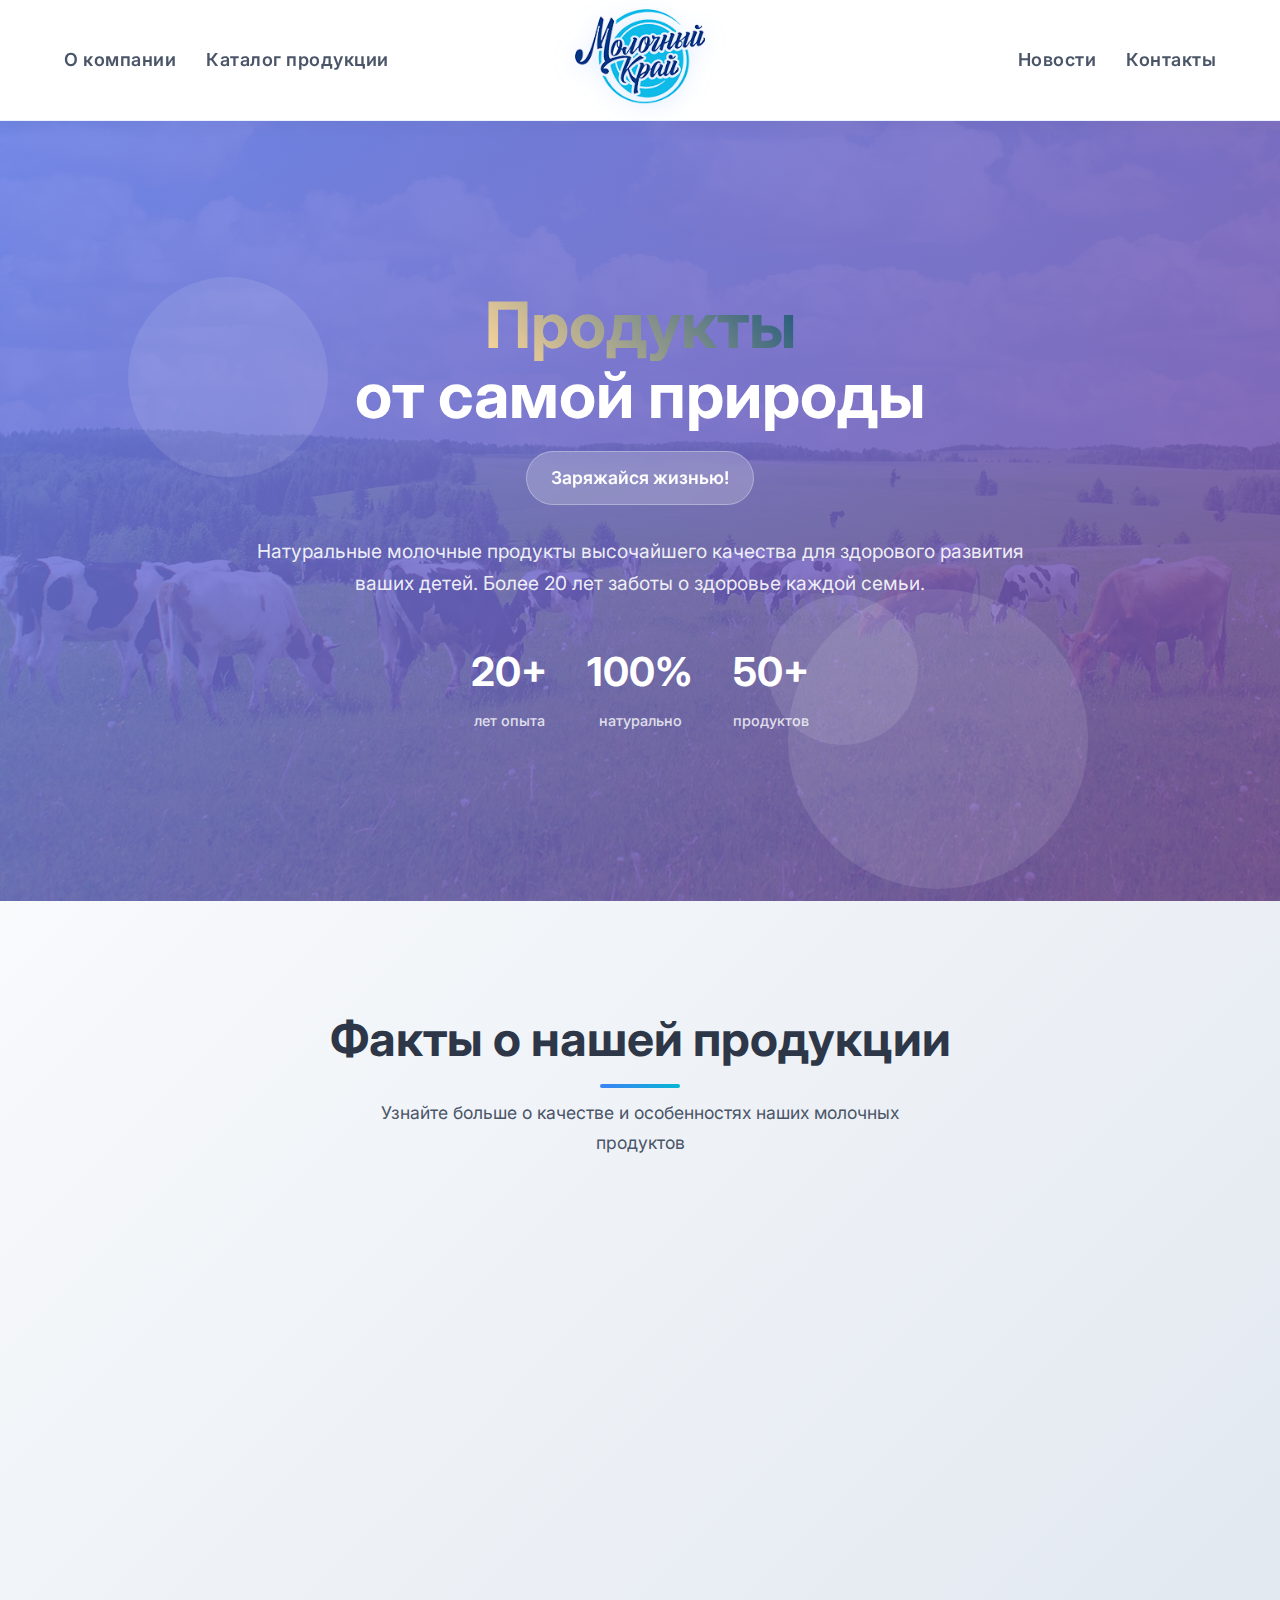
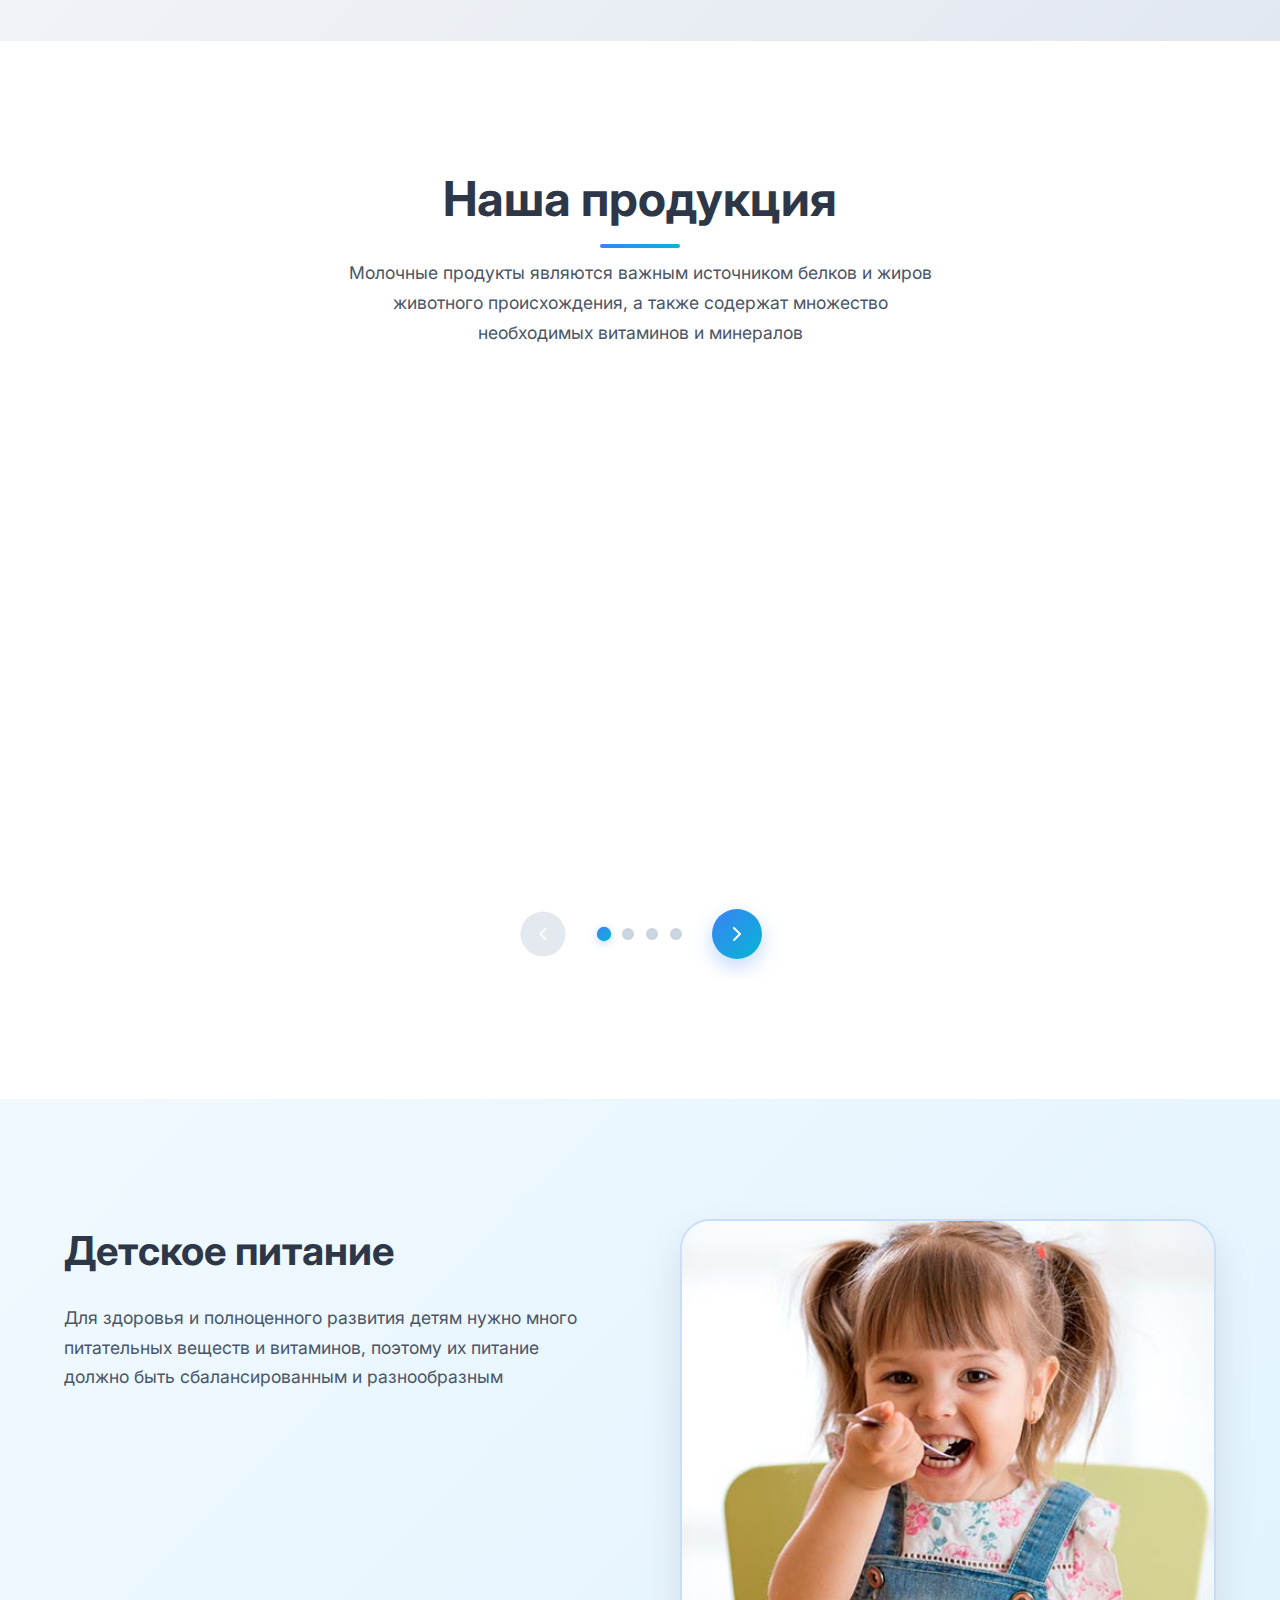
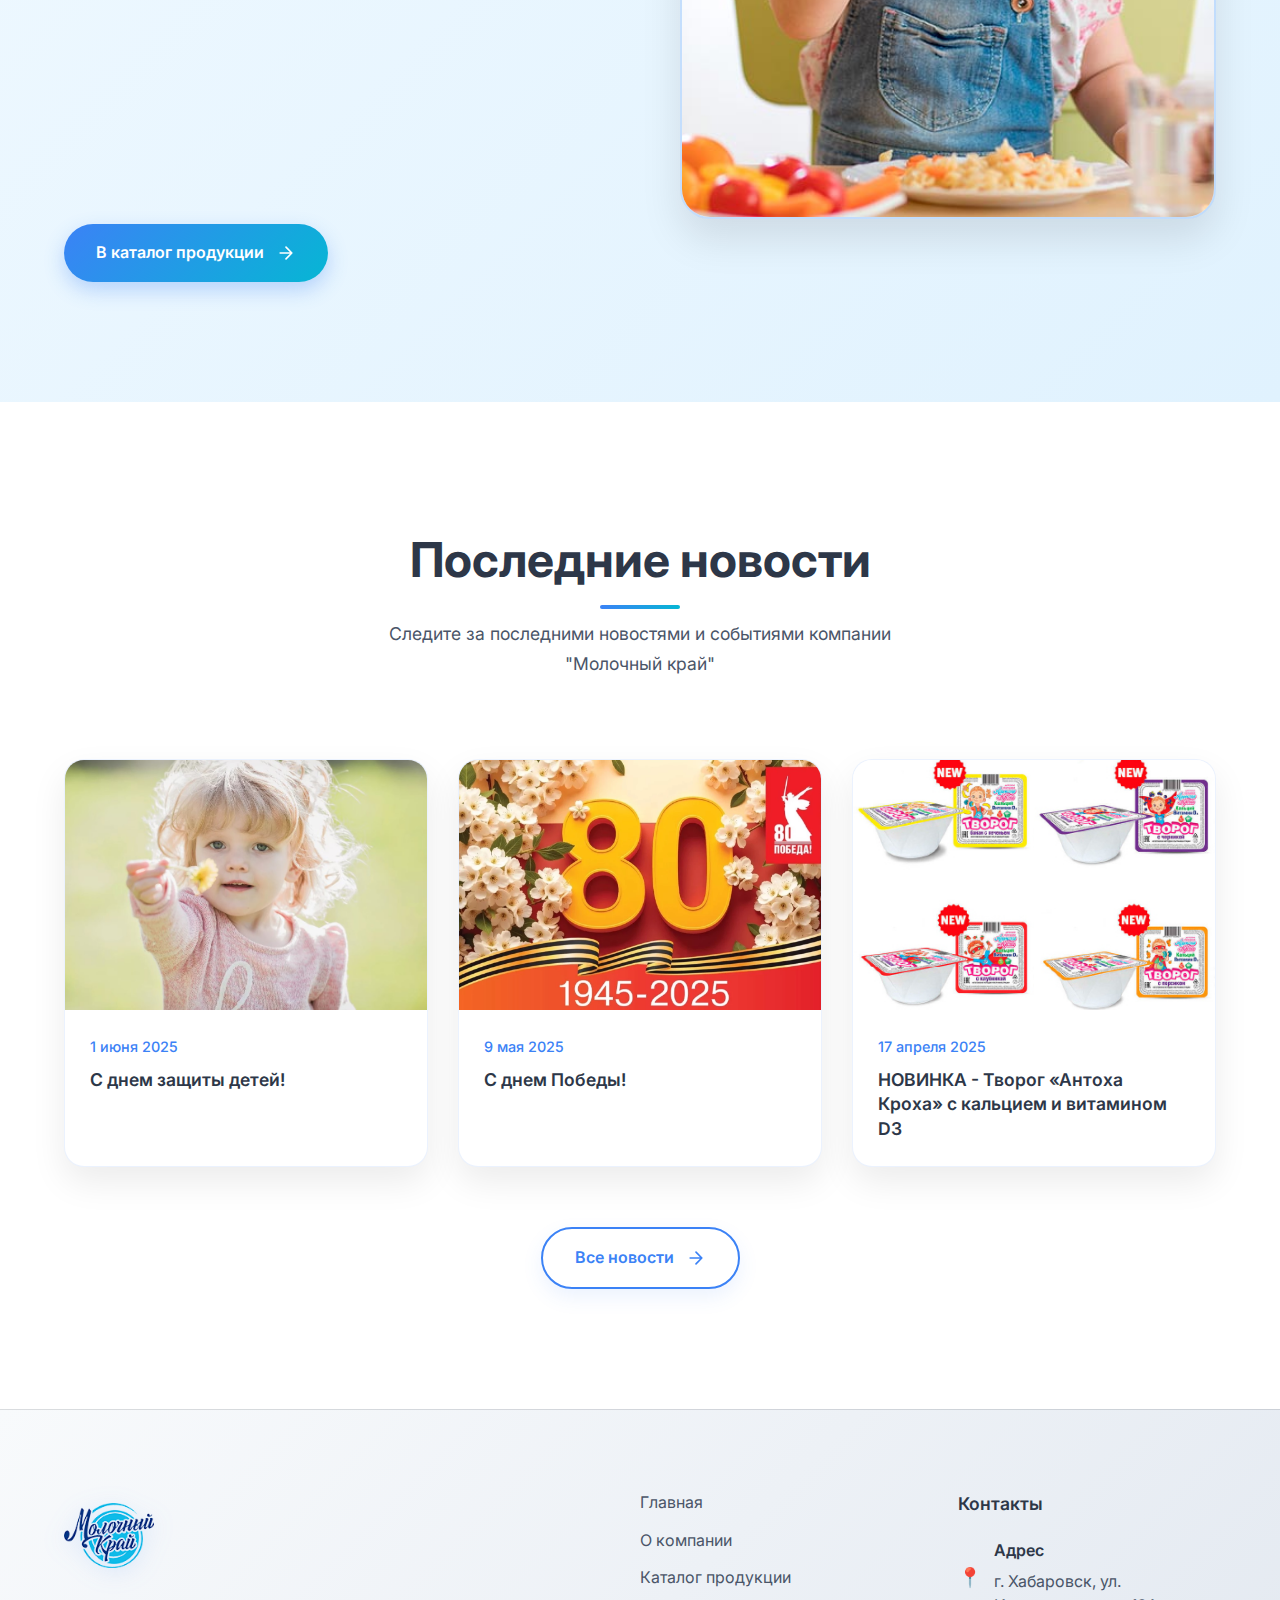
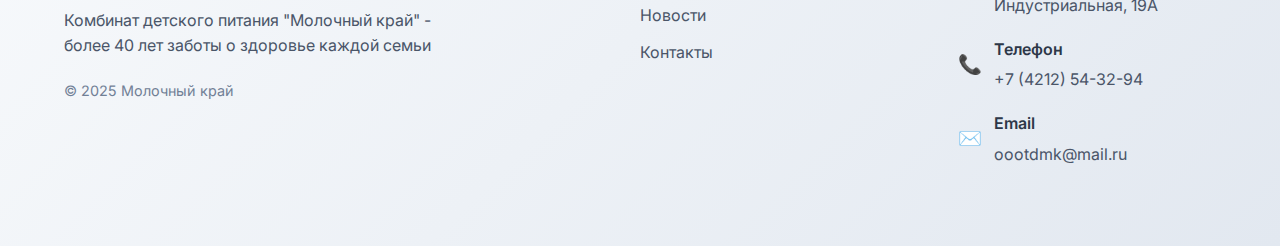
<file: index.html>
<!DOCTYPE html>
<html lang="ru">
<head>
    <meta charset="UTF-8">
    <meta name="viewport" content="width=device-width, initial-scale=1.0">
    <title>Молочный край - Комбинат детского питания</title>
    <link rel="stylesheet" href="styles.css">
    <link href="https://fonts.googleapis.com/css2?family=Inter:wght@300;400;500;600;700&display=swap" rel="stylesheet">
</head>
<body>
    <!-- Header -->
    <header class="header">
        <nav class="nav">
            <div class="nav-container">
                <div class="nav-left">
                    <a href="about.html" class="nav-link">О компании</a>
                    <a href="catalog.html" class="nav-link">Каталог продукции</a>
                </div>
                <div class="nav-center">
                    <a href="index.html" class="logo">
                        <div class="logo-placeholder">
                            <img src="images/logo.png" alt="Молочный край" class="logo-image">
                        </div>
                    </a>
                </div>
                <div class="nav-right">
                    <a href="news.html" class="nav-link">Новости</a>
                    <a href="contacts.html" class="nav-link">Контакты</a>
                </div>
                <div class="mobile-menu-toggle">
                    <span></span>
                    <span></span>
                    <span></span>
                </div>
            </div>
            <div class="mobile-menu">
                <a href="about.html" class="mobile-nav-link">О компании</a>
                <a href="catalog.html" class="mobile-nav-link">Каталог продукции</a>
                <a href="news.html" class="mobile-nav-link">Новости</a>
                <a href="contacts.html" class="mobile-nav-link">Контакты</a>
            </div>
        </nav>
    </header>

    <!-- Hero Section -->
    <section class="hero">
        <div class="hero-bg-shapes">
            <div class="shape shape-1"></div>
            <div class="shape shape-2"></div>
            <div class="shape shape-3"></div>
        </div>
        <div class="hero-content">
            <div class="hero-text">
                <h1 class="hero-title">
                    <span class="title-highlight">Продукты</span>
                    <br>от самой природы
                </h1>
                <div class="hero-badge">
                    <span>Заряжайся жизнью!</span>
                </div>
                <p class="hero-description">
                    Натуральные молочные продукты высочайшего качества для здорового развития ваших детей. 
                    Более 20 лет заботы о здоровье каждой семьи.
                </p>
                <div class="hero-stats">
                    <div class="stat-item">
                        <div class="stat-number">20+</div>
                        <div class="stat-label">лет опыта</div>
                    </div>
                    <div class="stat-item">
                        <div class="stat-number">100%</div>
                        <div class="stat-label">натурально</div>
                    </div>
                    <div class="stat-item">
                        <div class="stat-number">50+</div>
                        <div class="stat-label">продуктов</div>
                    </div>
                </div>
            </div>
        </div>
    </section>

    <!-- Features Section -->
    <section class="features-section">
        <div class="container">
            <div class="section-header">
                <h2 class="section-title">Факты о нашей продукции</h2>
                <p class="section-subtitle">
                    Узнайте больше о качестве и особенностях наших молочных продуктов
                </p>
            </div>
            <div class="features-grid">
                <div class="feature-card">
                    <div class="feature-icon">🌱</div>
                    <h3>Натуральное молоко</h3>
                    <p>Используем только натуральное молоко от проверенных хозяйств Хабаровского края</p>
                </div>
                <div class="feature-card">
                    <div class="feature-icon">⭐</div>
                    <h3>Высокое качество</h3>
                    <p>Тщательно контролируем все показатели качества на каждом этапе производства</p>
                </div>
                <div class="feature-card">
                    <div class="feature-icon">👨‍👩‍👧‍👦</div>
                    <h3>Для всей семьи</h3>
                    <p>Широкий ассортимент более 50 продуктов на любой вкус и для любого возраста</p>
                </div>
            </div>
        </div>
    </section>

    <!-- Products Slider -->
    <section class="products-section">
        <div class="container">
            <div class="section-header">
                <h2 class="section-title">Наша продукция</h2>
                <p class="section-subtitle">
                    Молочные продукты являются важным источником белков и жиров животного происхождения, 
                    а также содержат множество необходимых витаминов и минералов
                </p>
            </div>
            
            <div class="products-slider">
                <div class="slider-container">
                    <div class="slider-track" id="productsSlider">
                        <div class="product-card">
                            <div class="product-image">
                                <img src="images/main/main-slider/detskoe-pitanie.jpg" alt="Детское питание" class="product-img">
                            </div>
                            <div class="product-info">
                                <h3>Продукция для детского питания</h3>
                                <p>Специально разработанные продукты для здорового развития малышей</p>
                            </div>
                        </div>
                        
                        <div class="product-card">
                            <div class="product-image">
                                <img src="images/main/main-slider/tvorog-ultra.jpg" alt="Творог" class="product-img">
                            </div>
                            <div class="product-info">
                                <h3>Творог методом ультрафильтрации</h3>
                                <p>Нежный творог, приготовленный по современной технологии</p>
                            </div>
                        </div>
                        
                        <div class="product-card">
                            <div class="product-image">
                                <img src="images/main/main-slider/kislo-prod.jpg" alt="Кисломолочные продукты" class="product-img">
                            </div>
                            <div class="product-info">
                                <h3>Кисломолочные продукты</h3>
                                <p>Полезные кефир, ряженка и простокваша для крепкого здоровья</p>
                            </div>
                        </div>
                        
                        <div class="product-card">
                            <div class="product-image">
                                <img src="images/main/main-slider/kislo-bifido.jpg" alt="Продукты с бифидобактериями" class="product-img">
                            </div>
                            <div class="product-info">
                                <h3>Продукты с бифидобактериями</h3>
                                <p>Обогащенные полезными бактериями для здоровья кишечника</p>
                            </div>
                        </div>
                        
                        <div class="product-card">
                            <div class="product-image">
                                <img src="images/main/main-slider/yogurt.jpg" alt="Йогурт" class="product-img">
                            </div>
                            <div class="product-info">
                                <h3>Йогурт</h3>
                                <p>Натуральные йогурты с фруктовыми наполнителями</p>
                            </div>
                        </div>
                        
                        <div class="product-card">
                            <div class="product-image">
                                <img src="images/main/main-slider/trad-prod.jpg" alt="Традиционные продукты" class="product-img">
                            </div>
                            <div class="product-info">
                                <h3>Традиционные продукты</h3>
                                <p>Классические молочные продукты по проверенным рецептам</p>
                            </div>
                        </div>
                    </div>
                </div>
                
                <div class="slider-controls">
                    <button class="slider-btn prev-btn" id="prevBtn">
                        <svg width="24" height="24" viewBox="0 0 24 24" fill="none">
                            <path d="M15 18L9 12L15 6" stroke="currentColor" stroke-width="2" stroke-linecap="round" stroke-linejoin="round"/>
                        </svg>
                    </button>
                    <div class="slider-dots" id="sliderDots"></div>
                    <button class="slider-btn next-btn" id="nextBtn">
                        <svg width="24" height="24" viewBox="0 0 24 24" fill="none">
                            <path d="M9 18L15 12L9 6" stroke="currentColor" stroke-width="2" stroke-linecap="round" stroke-linejoin="round"/>
                        </svg>
                    </button>
                </div>
            </div>
        </div>
    </section>

    <!-- Child Nutrition Section -->
    <section class="child-nutrition">
        <div class="container">
            <div class="nutrition-content">
                <div class="nutrition-text">
                    <h2>Детское питание</h2>
                    <p class="nutrition-description">
                        Для здоровья и полноценного развития детям нужно много питательных веществ и витаминов, 
                        поэтому их питание должно быть сбалансированным и разнообразным
                    </p>
                    
                    <div class="nutrition-features">
                        <div class="nutrition-item">
                            <div class="nutrition-icon">🏆</div>
                            <div class="nutrition-text-content">
                                <h4>Уникальный продукт</h4>
                                <p>Специальный детский творожок, приготовленный методом ультрафильтрации</p>
                            </div>
                        </div>
                        
                        <div class="nutrition-item">
                            <div class="nutrition-icon">⭐</div>
                            <div class="nutrition-text-content">
                                <h4>Полезные вещества</h4>
                                <p>Содержит витамины А и группы В, минералы и незаменимые аминокислоты</p>
                            </div>
                        </div>
                        
                        <div class="nutrition-item">
                            <div class="nutrition-icon">👥</div>
                            <div class="nutrition-text-content">
                                <h4>Для разных возрастов</h4>
                                <p>Творог "Антоха Кроха" создан с учётом потребностей детей дошкольного и школьного возраста</p>
                            </div>
                        </div>
                    </div>
                    
                    <a href="catalog.html" class="cta-button">
                        В каталог продукции
                        <svg width="20" height="20" viewBox="0 0 24 24" fill="none">
                            <path d="M5 12H19M19 12L12 5M19 12L12 19" stroke="currentColor" stroke-width="2" stroke-linecap="round" stroke-linejoin="round"/>
                        </svg>
                    </a>
                </div>
                
                <div class="nutrition-visual">
                    <div class="nutrition-image-container">
                        <img src="images/main/rebenok.jpg" alt="Ребенок ест" class="nutrition-image">
                    </div>
                </div>
            </div>
        </div>
    </section>

    <!-- News Section -->
    <section class="news-section">
        <div class="container">
            <div class="section-header">
                <h2 class="section-title">Последние новости</h2>
                <p class="section-subtitle">
                    Следите за последними новостями и событиями компании "Молочный край"
                </p>
            </div>
            
            <div class="latest-news-grid">
                <article class="latest-news-card">
                    <div class="latest-news-image">
                        <img src="images/news/1june-den-detei.jpg" alt="День защиты детей">
                    </div>
                    <div class="latest-news-content">
                        <div class="latest-news-date">1 июня 2025</div>
                        <h3 class="latest-news-title">С днем защиты детей!</h3>
                    </div>
                </article>

                <article class="latest-news-card">
                    <div class="latest-news-image">
                        <img src="images/news/9may.jpg" alt="День Победы">
                    </div>
                    <div class="latest-news-content">
                        <div class="latest-news-date">9 мая 2025</div>
                        <h3 class="latest-news-title">С днем Победы!</h3>
                    </div>
                </article>

                <article class="latest-news-card">
                    <div class="latest-news-image">
                        <img src="images/news/novinki-antoha.jpg" alt="Творог «Антоха Кроха»">
                    </div>
                    <div class="latest-news-content">
                        <div class="latest-news-date">17 апреля 2025</div>
                        <h3 class="latest-news-title">НОВИНКА - Творог «Антоха Кроха» с кальцием и витамином D3</h3>
                    </div>
                </article>
            </div>

            <div class="news-cta">
                <a href="news.html" class="cta-button secondary">
                    Все новости
                    <svg width="20" height="20" viewBox="0 0 24 24" fill="none">
                        <path d="M5 12H19M19 12L12 5M19 12L12 19" stroke="currentColor" stroke-width="2" stroke-linecap="round" stroke-linejoin="round"/>
                    </svg>
                </a>
            </div>
        </div>
    </section>

    <!-- Footer -->
    <footer class="footer">
        <div class="container">
            <div class="footer-content">
                <div class="footer-brand">
                    <div class="footer-logo">
                        <div class="logo-placeholder small">
                            <img src="images/logo-small.png" alt="Молочный край" class="logo-image small">
                        </div>
                    </div>
                    <p class="footer-description">
                        Комбинат детского питания "Молочный край" - более 40 лет заботы о здоровье каждой семьи
                    </p>
                    <div class="footer-year">© 2025 Молочный край</div>
                </div>
                
                <div class="footer-links">
                    <div class="footer-column">
                        <ul>
                            <li><a href="index.html">Главная</a></li>
                            <li><a href="about.html">О компании</a></li>
                            <li><a href="catalog.html">Каталог продукции</a></li>
                            <li><a href="news.html">Новости</a></li>
                            <li><a href="contacts.html">Контакты</a></li>
                        </ul>
                    </div>
                </div>
                
                <div class="footer-contacts">
                    <h4>Контакты</h4>
                    <div class="contact-info">
                        <div class="contact-item">
                            <span class="contact-icon">📍</span>
                            <div>
                                <strong>Адрес</strong>
                                <p>г. Хабаровск, ул. Индустриальная, 19А</p>
                            </div>
                        </div>
                        <div class="contact-item">
                            <span class="contact-icon">📞</span>
                            <div>
                                <strong>Телефон</strong>
                                <p>+7 (4212) 54-32-94</p>   
                            </div>
                        </div>
                        <div class="contact-item">
                            <span class="contact-icon">✉️</span>
                            <div>
                                <strong>Email</strong>
                                <p>oootdmk@mail.ru</p>
                            </div>
                        </div>
                    </div>
                </div>
            </div>
        </div>
    </footer>

    <script src="script.js"></script>
</body>
</html>
</file>
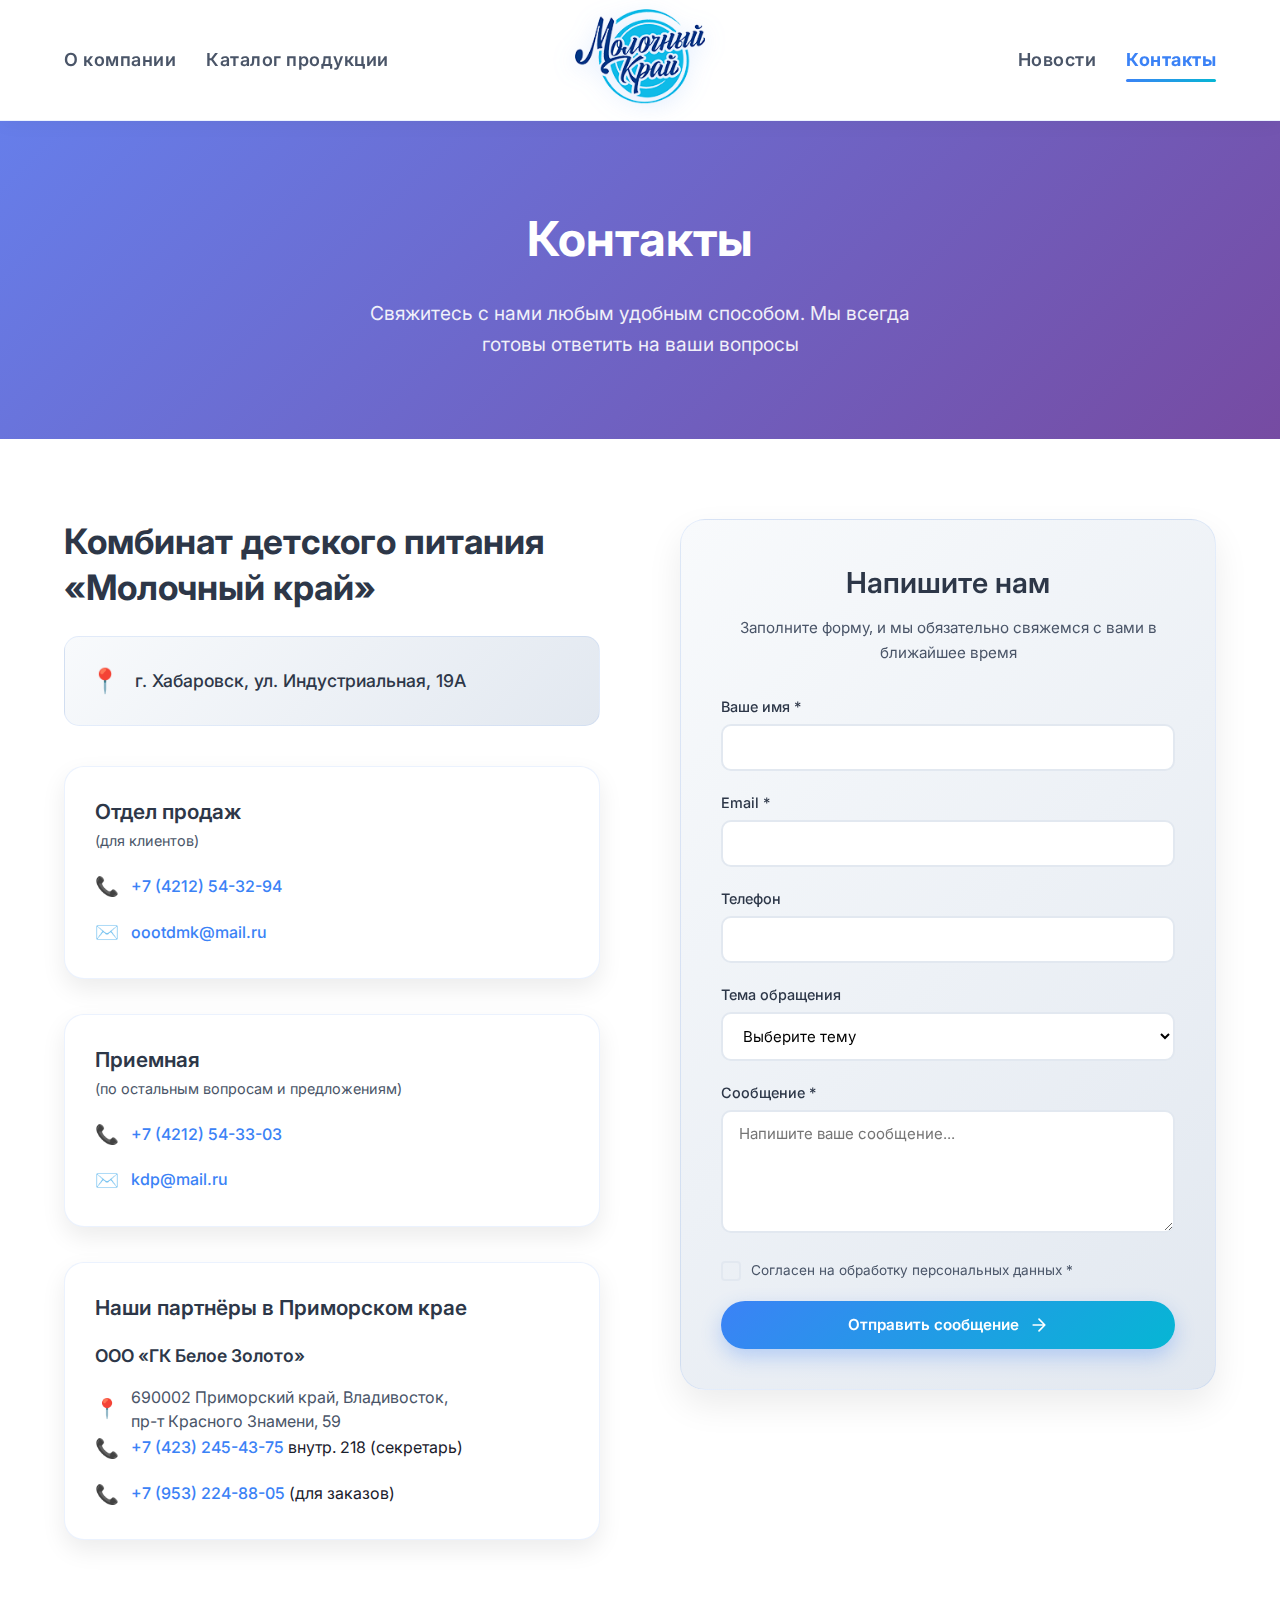
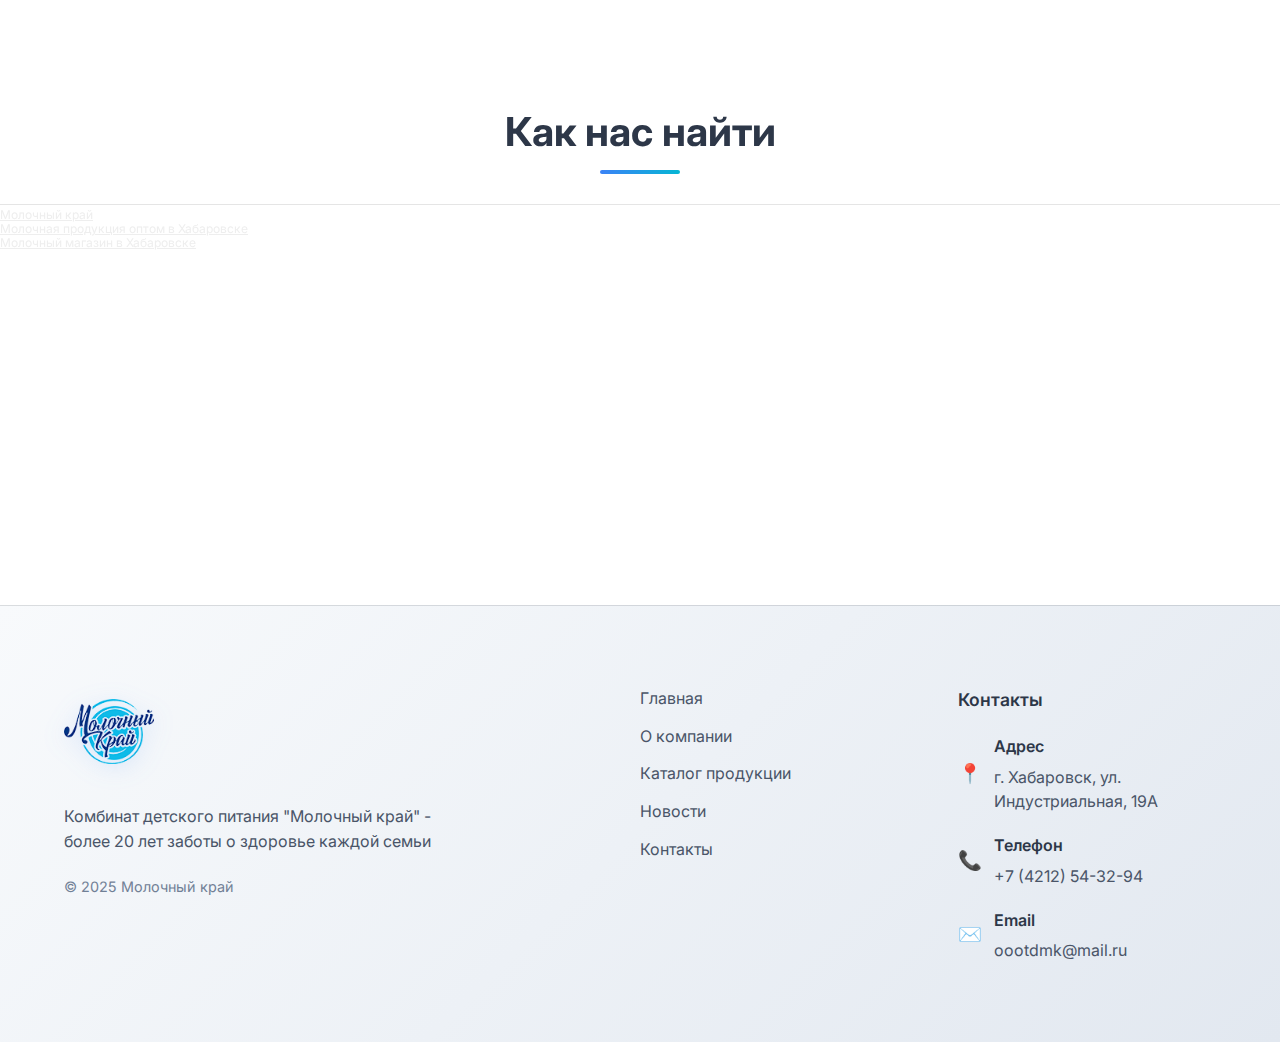
<file: contacts.html>
<!DOCTYPE html>
<html lang="ru">
<head>
    <meta charset="UTF-8">
    <meta name="viewport" content="width=device-width, initial-scale=1.0">
    <title>Контакты - Молочный край</title>
    <link rel="stylesheet" href="styles.css">
    <link href="https://fonts.googleapis.com/css2?family=Inter:wght@300;400;500;600;700&display=swap" rel="stylesheet">
</head>
<body>
    <!-- Header -->
    <header class="header">
        <nav class="nav">
            <div class="nav-container">
                <div class="nav-left">
                    <a href="about.html" class="nav-link">О компании</a>
                    <a href="catalog.html" class="nav-link">Каталог продукции</a>
                </div>
                <div class="nav-center">
                    <a href="index.html" class="logo">
                        <div class="logo-placeholder">
                            <img src="images/logo.png" alt="Молочный край" class="logo-image">
                        </div>
                    </a>
                </div>
                <div class="nav-right">
                    <a href="news.html" class="nav-link">Новости</a>
                    <a href="contacts.html" class="nav-link active">Контакты</a>
                </div>
                <div class="mobile-menu-toggle">
                    <span></span>
                    <span></span>
                    <span></span>
                </div>
            </div>
            <div class="mobile-menu">
                <a href="about.html" class="mobile-nav-link">О компании</a>
                <a href="catalog.html" class="mobile-nav-link">Каталог продукции</a>
                <a href="news.html" class="mobile-nav-link">Новости</a>
                <a href="contacts.html" class="mobile-nav-link">Контакты</a>
            </div>
        </nav>
    </header>

    <!-- Page Header -->
    <section class="page-header">
        <div class="container">
            <h1 class="page-title">Контакты</h1>
            <p class="page-subtitle">
                Свяжитесь с нами любым удобным способом. Мы всегда готовы ответить на ваши вопросы
            </p>
        </div>
    </section>

    <!-- Main Contacts Section -->
    <section class="main-contacts-section">
        <div class="container">
            <div class="contacts-layout">
                <!-- Contact Information Left -->
                <div class="contact-info-block">
                    <div class="company-info">
                        <h2>Комбинат детского питания «Молочный край»</h2>
                        <div class="address-block">
                            <div class="contact-icon">📍</div>
                            <p>г. Хабаровск, ул. Индустриальная, 19А</p>
                        </div>
                    </div>

                    <div class="departments">
                        <div class="department-block">
                            <h3>Отдел продаж <span class="subtitle">(для клиентов)</span></h3>
                            <div class="contact-details">
                                <div class="contact-item">
                                    <div class="contact-icon">📞</div>
                                    <a href="tel:+74212543294">+7 (4212) 54-32-94</a>
                                </div>
                                <div class="contact-item">
                                    <div class="contact-icon">✉️</div>
                                    <a href="mailto:oootdmk@mail.ru">oootdmk@mail.ru</a>
                                </div>
                            </div>
                        </div>

                        <div class="department-block">
                            <h3>Приемная <span class="subtitle">(по остальным вопросам и предложениям)</span></h3>
                            <div class="contact-details">
                                <div class="contact-item">
                                    <div class="contact-icon">📞</div>
                                    <a href="tel:+74212543303">+7 (4212) 54-33-03</a>
                                </div>
                                <div class="contact-item">
                                    <div class="contact-icon">✉️</div>
                                    <a href="mailto:kdp@mail.ru">kdp@mail.ru</a>
                                </div>
                            </div>
                        </div>

                        <div class="partners-block">
                            <h3>Наши партнёры в Приморском крае</h3>
                            <div class="partner-info">
                                <h4>ООО «ГК Белое Золото»</h4>
                                <div class="contact-item">
                                    <div class="contact-icon">📍</div>
                                    <p>690002 Приморский край, Владивосток,<br>пр-т Красного Знамени, 59</p>
                                </div>
                                <div class="contact-details">
                                    <div class="contact-item">
                                        <div class="contact-icon">📞</div>
                                        <div>
                                            <a href="tel:+74232454375">+7 (423) 245-43-75</a> внутр. 218 (секретарь)
                                        </div>
                                    </div>
                                    <div class="contact-item">
                                        <div class="contact-icon">📞</div>
                                        <div>
                                            <a href="tel:+79532248805">+7 (953) 224-88-05</a> (для заказов)
                                        </div>
                                    </div>
                                </div>
                            </div>
                        </div>
                    </div>
                </div>

                <!-- Contact Form Right -->
                <div class="contact-form-block">
                    <div class="form-container">
                        <div class="form-header">
                            <h2>Напишите нам</h2>
                            <p>Заполните форму, и мы обязательно свяжемся с вами в ближайшее время</p>
                        </div>
                        
                        <form class="contact-form" id="contactForm">
                            <div class="form-group">
                                <label for="name" class="form-label">Ваше имя *</label>
                                <input type="text" id="name" name="name" class="form-input" required>
                            </div>
                            
                            <div class="form-group">
                                <label for="email" class="form-label">Email *</label>
                                <input type="email" id="email" name="email" class="form-input" required>
                            </div>
                            
                            <div class="form-group">
                                <label for="phone" class="form-label">Телефон</label>
                                <input type="tel" id="phone" name="phone" class="form-input">
                            </div>
                            
                            <div class="form-group">
                                <label for="subject" class="form-label">Тема обращения</label>
                                <select id="subject" name="subject" class="form-input">
                                    <option value="">Выберите тему</option>
                                    <option value="product">Вопросы о продукции</option>
                                    <option value="cooperation">Сотрудничество</option>
                                    <option value="quality">Качество продукции</option>
                                    <option value="suggestion">Предложения</option>
                                    <option value="other">Другое</option>
                                </select>
                            </div>
                            
                            <div class="form-group">
                                <label for="message" class="form-label">Сообщение *</label>
                                <textarea id="message" name="message" class="form-textarea" rows="5" required 
                                          placeholder="Напишите ваше сообщение..."></textarea>
                            </div>
                            
                            <div class="form-group checkbox-group">
                                <label class="checkbox-label">
                                    <input type="checkbox" name="agreement" required>
                                    <span class="checkmark"></span>
                                    Согласен на обработку персональных данных *
                                </label>
                            </div>
                            
                            <button type="submit" class="form-button">
                                Отправить сообщение
                                <svg width="20" height="20" viewBox="0 0 24 24" fill="none">
                                    <path d="M5 12H19M19 12L12 5M19 12L12 19" stroke="currentColor" stroke-width="2" stroke-linecap="round" stroke-linejoin="round"/>
                                </svg>
                            </button>
                        </form>
                    </div>
                </div>
            </div>
        </div>
    </section>

    <!-- Map Section -->
    <section class="map-section">
        <div class="container">
            <h2 class="section-title">Как нас найти</h2>
        </div>
        <div class="map-container">
            <div style="position:relative;overflow:hidden;">
                <a href="https://yandex.ru/maps/org/molochny_kray/1109811136/?utm_medium=mapframe&utm_source=maps" style="color:#eee;font-size:12px;position:absolute;top:0px;">Молочный край</a>
                <a href="https://yandex.ru/maps/76/khabarovsk/category/dairy_products_wholesale/184106768/?utm_medium=mapframe&utm_source=maps" style="color:#eee;font-size:12px;position:absolute;top:14px;">Молочная продукция оптом в Хабаровске</a>
                <a href="https://yandex.ru/maps/76/khabarovsk/category/dairy_products_shop/184108025/?utm_medium=mapframe&utm_source=maps" style="color:#eee;font-size:12px;position:absolute;top:28px;">Молочный магазин в Хабаровске</a>
                <iframe src="https://yandex.ru/map-widget/v1/?ll=135.118871%2C48.426425&mode=search&oid=1109811136&ol=biz&z=18.07" width="100%" height="400" frameborder="0" allowfullscreen="true" style="position:relative;"></iframe>
            </div>
        </div>
    </section>

    <!-- Footer -->
    <footer class="footer">
        <div class="container">
            <div class="footer-content">
                <div class="footer-brand">
                    <div class="footer-logo">
                        <div class="logo-placeholder small">
                            <img src="images/logo-small.png" alt="Молочный край" class="logo-image small">
                        </div>
                    </div>
                    <p class="footer-description">
                        Комбинат детского питания "Молочный край" - более 20 лет заботы о здоровье каждой семьи
                    </p>
                    <div class="footer-year">© 2025 Молочный край</div>
                </div>
                
                <div class="footer-links">
                    <div class="footer-column">
                        <ul>
                            <li><a href="index.html">Главная</a></li>
                            <li><a href="about.html">О компании</a></li>
                            <li><a href="catalog.html">Каталог продукции</a></li>
                            <li><a href="news.html">Новости</a></li>
                            <li><a href="contacts.html">Контакты</a></li>
                        </ul>
                    </div>
                </div>
                
                <div class="footer-contacts">
                    <h4>Контакты</h4>
                    <div class="contact-info">
                        <div class="contact-item">
                            <span class="contact-icon">📍</span>
                            <div>
                                <strong>Адрес</strong>
                                <p>г. Хабаровск, ул. Индустриальная, 19А</p>
                            </div>
                        </div>
                        <div class="contact-item">
                            <span class="contact-icon">📞</span>
                            <div>
                                <strong>Телефон</strong>
                                <p>+7 (4212) 54-32-94</p>
                            </div>
                        </div>
                        <div class="contact-item">
                            <span class="contact-icon">✉️</span>
                            <div>
                                <strong>Email</strong>
                                <p>oootdmk@mail.ru</p>
                            </div>
                        </div>
                    </div>
                </div>
            </div>
        </div>
    </footer>

    <script src="script.js"></script>
</body>
</html>
</file>
<file: styles.css>
/* ====================================
   ОБЩИЕ СТИЛИ И БАЗОВЫЕ ЭЛЕМЕНТЫ
   ==================================== */

/* Импорт Google шрифтов */
@import url('https://fonts.googleapis.com/css2?family=Inter:wght@300;400;500;600;700&display=swap');

/* Reset and Base Styles */
* {
    margin: 0;
    padding: 0;
    box-sizing: border-box;
}

html {
    scroll-behavior: smooth;
}

body {
    font-family: 'Inter', -apple-system, BlinkMacSystemFont, 'Segoe UI', Roboto, sans-serif;
    line-height: 1.6;
    color: #1a202c;
    background-color: #ffffff;
    overflow-x: hidden;
}

.container {
    max-width: 1200px;
    margin: 0 auto;
    padding: 0 24px;
}

/* Стили шапки */
.header {
    background: rgba(255, 255, 255, 0.95);
    backdrop-filter: blur(20px);
    box-shadow: 0 1px 20px rgba(0, 0, 0, 0.05);
    border-bottom: 1px solid rgba(59, 130, 246, 0.1);
    position: relative;
    z-index: 1000;
}

.nav-container {
    max-width: 1200px;
    margin: 0 auto;
    padding: 0 24px;
    display: flex;
    align-items: center;
    justify-content: space-between;
    height: 120px;
    position: relative;
}

.nav-left, .nav-right {
    display: flex;
    gap: 30px;
    position: relative;
    z-index: 10;
}

.nav-left {
    margin-right: auto;
    padding-right: 40px;
}

.nav-right {
    margin-left: auto;
    padding-left: 40px;
}

.nav-center {
    position: absolute;
    left: 50%;
    top: 50%;
    transform: translate(-50%, -50%);
    z-index: 5;
}

.nav-link {
    text-decoration: none;
    color: #4a5568;
    font-weight: 600;
    font-size: 18px;
    transition: all 0.3s ease;
    position: relative;
    letter-spacing: 0.5px;
}

.nav-link:hover {
    color: #3b82f6;
    transform: translateY(-1px);
}

.nav-link::after {
    content: '';
    position: absolute;
    width: 0;
    height: 3px;
    bottom: -8px;
    left: 0;
    background: linear-gradient(90deg, #3b82f6, #06b6d4);
    transition: width 0.3s ease;
    border-radius: 2px;
}

.nav-link:hover::after {
    width: 100%;
}

.nav-link.active {
    color: #3b82f6;
    font-weight: 700;
}

.nav-link.active::after {
    width: 100%;
}

.logo {
    display: flex;
    align-items: center;
    transition: transform 0.3s ease;
}

.logo:hover {
    transform: scale(1.05);
}

.logo-placeholder {
    filter: drop-shadow(0 4px 12px rgba(59, 130, 246, 0.2));
    position: relative;
}

.logo-image {
    width: 130px;
    height: 130px;
    object-fit: contain;
    transition: transform 0.3s ease;
}

.logo-image.small {
    width: 90px;
    height: 90px;
}

.mobile-menu-toggle {
    display: none;
    flex-direction: column;
    cursor: pointer;
    padding: 8px;
}

.mobile-menu-toggle span {
    width: 25px;
    height: 3px;
    background: #3b82f6;
    margin: 3px 0;
    transition: 0.3s;
    border-radius: 2px;
}

.mobile-menu {
    display: none;
    background: rgba(255, 255, 255, 0.98);
    backdrop-filter: blur(20px);
    border-top: 1px solid rgba(59, 130, 246, 0.1);
    padding: 20px 24px;
}

.mobile-nav-link {
    display: block;
    text-decoration: none;
    color: #4a5568;
    font-weight: 600;
    font-size: 18px;
    padding: 15px 0;
    border-bottom: 1px solid rgba(0, 0, 0, 0.05);
    transition: color 0.3s ease;
    letter-spacing: 0.5px;
}

.mobile-nav-link:hover {
    color: #3b82f6;
}

.mobile-nav-link:last-child {
    border-bottom: none;
}

/* Page Header Styles */
.page-header {
    background: linear-gradient(135deg, #667eea 0%, #764ba2 100%);
    padding: 80px 0 80px;
    text-align: center;
    color: white;
}

.page-title {
    font-size: 3rem;
    font-weight: 700;
    margin-bottom: 20px;
    position: relative;
}

.page-subtitle {
    font-size: 1.2rem;
    opacity: 0.9;
    max-width: 600px;
    margin: 0 auto;
    line-height: 1.6;
}

/* Content Sections */
.content-section {
    padding: 80px 0;
}

.content-grid {
    display: grid;
    gap: 30px;
    margin-bottom: 40px;
}

.content-card {
    background: white;
    padding: 40px;
    border-radius: 20px;
    box-shadow: 0 10px 25px rgba(0, 0, 0, 0.08);
    border: 1px solid rgba(59, 130, 246, 0.1);
    transition: all 0.3s ease;
}

.content-card:hover {
    transform: translateY(-5px);
    box-shadow: 0 20px 40px rgba(0, 0, 0, 0.12);
    border-color: rgba(59, 130, 246, 0.3);
}

.content-card h3 {
    color: #2d3748;
    margin-bottom: 20px;
    font-size: 1.5rem;
    font-weight: 600;
}

.content-card p {
    color: #4a5568;
    line-height: 1.7;
    margin-bottom: 15px;
}

.content-card p:last-child {
    margin-bottom: 0;
}

/* Section Headers */
.section-header {
    text-align: center;
    margin-bottom: 80px;
}

.section-title {
    font-size: 3rem;
    font-weight: 700;
    color: #2d3748;
    margin-bottom: 20px;
    position: relative;
}

.section-title::after {
    content: '';
    position: absolute;
    bottom: -10px;
    left: 50%;
    transform: translateX(-50%);
    width: 80px;
    height: 4px;
    background: linear-gradient(90deg, #3b82f6, #06b6d4);
    border-radius: 2px;
}

.section-subtitle {
    font-size: 1.1rem;
    color: #4a5568;
    max-width: 600px;
    margin: 0 auto;
    line-height: 1.7;
}

/* Buttons */
.cta-button {
    display: inline-flex;
    align-items: center;
    gap: 12px;
    background: linear-gradient(135deg, #3b82f6, #06b6d4);
    color: white;
    text-decoration: none;
    padding: 16px 32px;
    border-radius: 50px;
    font-weight: 600;
    font-size: 1rem;
    transition: all 0.3s ease;
    box-shadow: 0 8px 20px rgba(59, 130, 246, 0.3);
    width: fit-content;
}

.cta-button:hover {
    transform: translateY(-2px);
    box-shadow: 0 12px 30px rgba(59, 130, 246, 0.4);
}

.cta-button.secondary {
    background: white;
    color: #3b82f6;
    border: 2px solid #3b82f6;
    box-shadow: 0 8px 20px rgba(59, 130, 246, 0.1);
}

.cta-button.secondary:hover {
    background: #3b82f6;
    color: white;
}

/* Footer */
.footer {
    background: linear-gradient(135deg, #f8fafc 0%, #e2e8f0 100%);
    color: #2d3748;
    padding: 80px 0 40px;
    border-top: 1px solid rgba(0, 0, 0, 0.1);
}

.footer-content {
    display: grid;
    grid-template-columns: 2fr 1fr 1fr;
    gap: 60px;
    margin-bottom: 40px;
}

.footer-brand {
    max-width: 400px;
}

.footer-logo {
    margin-bottom: 20px;
}

.footer-description {
    color: #4a5568;
    line-height: 1.6;
    margin-bottom: 20px;
}

.footer-year {
    color: #718096;
    font-size: 0.9rem;
}

.footer-column ul {
    list-style: none;
}

.footer-column li {
    margin-bottom: 12px;
}

.footer-column a {
    color: #4a5568;
    text-decoration: none;
    transition: color 0.3s ease;
}

.footer-column a:hover {
    color: #3b82f6;
}

.footer-contacts h4 {
    color: #2d3748;
    font-weight: 600;
    margin-bottom: 20px;
    font-size: 1.1rem;
}

.contact-info {
    display: flex;
    flex-direction: column;
    gap: 20px;
}

.contact-item {
    display: flex;
    align-items: flex-start;
    gap: 15px;
}

.contact-icon {
    font-size: 1.2rem;
    flex-shrink: 0;
}

.contact-item strong {
    display: block;
    color: #2d3748;
    margin-bottom: 5px;
    font-weight: 600;
}

.contact-item p {
    color: #4a5568;
    margin: 0;
}

/* ====================================
   СТИЛИ ГЛАВНОЙ СТРАНИЦЫ
   ==================================== */

/* Hero Section */
.hero {
    background: linear-gradient(135deg, #667eea 0%, #764ba2 100%);
    background-size: 400% 400%;
    animation: gradientShift 15s ease infinite;
    padding: 80px 0;
    height: calc(100vh - 120px);
    display: flex;
    align-items: center;
    position: relative;
    overflow: hidden;
}

.hero::before {
    content: '';
    position: absolute;
    top: 0;
    left: 0;
    right: 0;
    bottom: 0;
    background-image: url('images/main/bg-pole.jpg');
    background-size: cover;
    background-position: center;
    background-repeat: no-repeat;
    opacity: 1;
    z-index: 1;
    transition: opacity 0.3s ease;
}

.hero::after {
    content: '';
    position: absolute;
    top: 0;
    left: 0;
    right: 0;
    bottom: 0;
    background: linear-gradient(135deg, 
        rgba(102, 126, 234, 0.85) 0%, 
        rgba(118, 75, 162, 0.85) 100%);
    z-index: 2;
}

@keyframes gradientShift {
    0% { background-position: 0% 50%; }
    50% { background-position: 100% 50%; }
    100% { background-position: 0% 50%; }
}

.hero-bg-shapes {
    position: absolute;
    top: 0;
    left: 0;
    width: 100%;
    height: 100%;
    overflow: hidden;
    z-index: 3;
}

.shape {
    position: absolute;
    border-radius: 50%;
    background: rgba(255, 255, 255, 0.1);
    animation: float 6s ease-in-out infinite;
}

.shape-1 {
    width: 200px;
    height: 200px;
    top: 20%;
    left: 10%;
    animation-delay: 0s;
}

.shape-2 {
    width: 300px;
    height: 300px;
    top: 60%;
    right: 15%;
    animation-delay: 2s;
}

.shape-3 {
    width: 150px;
    height: 150px;
    bottom: 20%;
    left: 60%;
    animation-delay: 4s;
}

@keyframes float {
    0%, 100% { transform: translateY(0px) rotate(0deg); }
    33% { transform: translateY(-20px) rotate(5deg); }
    66% { transform: translateY(10px) rotate(-3deg); }
}

.hero-content {
    max-width: 1200px;
    margin: 0 auto;
    padding: 0 24px;
    display: flex;
    flex-direction: column;
    align-items: center;
    text-align: center;
    position: relative;
    z-index: 4;
}

.hero-text {
    max-width: 800px;
}

.hero-title {
    font-size: 4rem;
    font-weight: 700;
    color: white;
    margin-bottom: 20px;
    line-height: 1.1;
}

.title-highlight {
    background: linear-gradient(45deg, #ffd89b, #19547b);
    -webkit-background-clip: text;
    -webkit-text-fill-color: transparent;
    background-clip: text;
}

.hero-badge {
    display: inline-block;
    background: rgba(255, 255, 255, 0.2);
    backdrop-filter: blur(10px);
    padding: 12px 24px;
    border-radius: 50px;
    margin-bottom: 30px;
    border: 1px solid rgba(255, 255, 255, 0.3);
}

.hero-badge span {
    color: white;
    font-weight: 600;
    font-size: 1.1rem;
}

.hero-description {
    font-size: 1.2rem;
    color: rgba(255, 255, 255, 0.9);
    line-height: 1.7;
    margin-bottom: 40px;
}

.hero-stats {
    display: flex;
    gap: 40px;
    justify-content: center;
    flex-wrap: wrap;
}

.stat-item {
    text-align: center;
}

.stat-number {
    font-size: 2.5rem;
    font-weight: 700;
    color: white;
    margin-bottom: 5px;
}

.stat-label {
    color: rgba(255, 255, 255, 0.8);
    font-size: 0.9rem;
    font-weight: 500;
}

/* Features Section */
.features-section {
    padding: 100px 0;
    background: linear-gradient(135deg, #f8fafc 0%, #e2e8f0 100%);
}

.features-grid {
    display: grid;
    grid-template-columns: repeat(auto-fit, minmax(280px, 1fr));
    gap: 30px;
}

.feature-card {
    background: white;
    padding: 40px 30px;
    border-radius: 20px;
    text-align: center;
    box-shadow: 0 10px 30px rgba(0, 0, 0, 0.05);
    transition: all 0.3s ease;
    border: 1px solid rgba(59, 130, 246, 0.1);
}

.feature-card:hover {
    transform: translateY(-10px);
    box-shadow: 0 20px 40px rgba(0, 0, 0, 0.1);
    border-color: rgba(59, 130, 246, 0.3);
}

.feature-icon {
    font-size: 3rem;
    margin-bottom: 20px;
    display: block;
}

.feature-card h3 {
    font-size: 1.3rem;
    font-weight: 600;
    color: #2d3748;
    margin-bottom: 15px;
}

.feature-card p {
    color: #4a5568;
    line-height: 1.6;
}

/* Products Section */
.products-section {
    padding: 120px 0;
    background: white;
}

.products-slider {
    position: relative;
    overflow: hidden;
    width: 100%;
}

.slider-container {
    overflow: hidden;
    border-radius: 20px;
    margin-bottom: 40px;
    width: 100%;
    position: relative;
}

.slider-track {
    display: flex;
    transition: transform 0.5s cubic-bezier(0.4, 0, 0.2, 1);
    gap: 30px;
    padding: 0 15px;
    will-change: transform;
}

.product-card {
    min-width: 320px;
    width: 320px;
    background: white;
    border-radius: 20px;
    box-shadow: 0 15px 35px rgba(0, 0, 0, 0.08);
    overflow: hidden;
    transition: all 0.3s ease;
    border: 1px solid rgba(59, 130, 246, 0.1);
    flex-shrink: 0;
    position: relative;
}

.product-card:hover {
    transform: translateY(-8px);
    box-shadow: 0 25px 50px rgba(0, 0, 0, 0.15);
    border-color: rgba(59, 130, 246, 0.3);
}

.product-image {
    height: 220px;
    position: relative;
    overflow: hidden;
}

.product-img {
    width: 100%;
    height: 100%;
    object-fit: cover;
    transition: transform 0.3s ease;
}

.product-img:hover {
    transform: scale(1.05);
}

.product-info {
    padding: 30px 25px;
}

.product-info h3 {
    font-size: 1.2rem;
    font-weight: 600;
    color: #2d3748;
    margin-bottom: 12px;
    line-height: 1.4;
}

.product-info p {
    color: #4a5568;
    line-height: 1.6;
    font-size: 0.95rem;
}

.slider-controls {
    display: flex;
    align-items: center;
    justify-content: center;
    gap: 30px;
    margin-top: 40px;
    padding: 20px 0;
}

.slider-btn {
    background: linear-gradient(135deg, #3b82f6, #06b6d4);
    border: none;
    width: 50px;
    height: 50px;
    border-radius: 50%;
    color: white;
    cursor: pointer;
    transition: all 0.3s ease;
    display: flex;
    align-items: center;
    justify-content: center;
    box-shadow: 0 8px 20px rgba(59, 130, 246, 0.3);
    z-index: 10;
    position: relative;
}

.slider-btn:hover:not(:disabled) {
    transform: scale(1.1);
    box-shadow: 0 12px 30px rgba(59, 130, 246, 0.4);
}

.slider-btn:active:not(:disabled) {
    transform: scale(0.95);
}

.slider-btn:disabled {
    opacity: 0.5;
    cursor: not-allowed;
    transform: none;
    background: #cbd5e0;
    box-shadow: none;
}

.slider-btn svg {
    pointer-events: none;
}

.slider-dots {
    display: flex;
    gap: 12px;
    align-items: center;
}

.dot {
    width: 12px;
    height: 12px;
    border-radius: 50%;
    background: #cbd5e0;
    cursor: pointer;
    transition: all 0.3s ease;
    border: none;
    outline: none;
}

.dot:hover {
    background: #94a3b8;
    transform: scale(1.1);
}

.dot.active {
    background: linear-gradient(135deg, #3b82f6, #06b6d4);
    transform: scale(1.2);
    box-shadow: 0 2px 8px rgba(59, 130, 246, 0.3);
}

/* Child Nutrition Section */
.child-nutrition {
    padding: 120px 0;
    background: linear-gradient(135deg, #f0f9ff 0%, #e0f2fe 100%);
}

.nutrition-content {
    display: grid;
    grid-template-columns: 1fr 1fr;
    gap: 80px;
    align-items: start;
    max-width: 1200px;
    margin: 0 auto;
}

.nutrition-text {
    display: flex;
    flex-direction: column;
    justify-content: center;
}

.nutrition-text h2 {
    font-size: 2.5rem;
    font-weight: 700;
    color: #2d3748;
    margin-bottom: 20px;
}

.nutrition-description {
    font-size: 1.1rem;
    color: #4a5568;
    line-height: 1.7;
    margin-bottom: 40px;
}

.nutrition-features {
    margin-bottom: 40px;
}

.nutrition-item {
    display: flex;
    align-items: flex-start;
    gap: 20px;
    margin-bottom: 30px;
}

.nutrition-icon {
    font-size: 2rem;
    background: linear-gradient(135deg, #3b82f6, #06b6d4);
    -webkit-background-clip: text;
    -webkit-text-fill-color: transparent;
    background-clip: text;
    flex-shrink: 0;
    min-width: 40px;
}

.nutrition-text-content {
    flex: 1;
}

.nutrition-item h4 {
    font-size: 1.1rem;
    font-weight: 600;
    color: #2d3748;
    margin-bottom: 8px;
}

.nutrition-item p {
    color: #4a5568;
    line-height: 1.6;
}

.nutrition-visual {
    display: flex;
    justify-content: center;
    align-items: center;
    min-height: 600px;
}

.nutrition-image-container {
    width: 100%;
    max-width: 600px;
    height: 600px;
    display: flex;
    align-items: center;
    justify-content: center;
    position: relative;
}

.nutrition-image {
    width: 100%;
    height: 100%;
    object-fit: cover;
    border-radius: 30px;
    border: 2px solid rgba(59, 130, 246, 0.2);
    transition: transform 0.3s ease;
    box-shadow: 0 20px 40px rgba(0, 0, 0, 0.1);
}

.nutrition-image:hover {
    transform: scale(1.02);
    box-shadow: 0 25px 50px rgba(0, 0, 0, 0.15);
}

/* News Section */
.news-section {
    padding: 120px 0;
    background: white;
}

/* Latest News on Homepage */
.latest-news-grid {
    display: grid;
    grid-template-columns: repeat(3, 1fr);
    gap: 30px;
    margin-bottom: 60px;
}

.latest-news-card {
    background: white;
    border-radius: 20px;
    box-shadow: 0 15px 35px rgba(0, 0, 0, 0.08);
    overflow: hidden;
    transition: all 0.3s ease;
    border: 1px solid rgba(59, 130, 246, 0.1);
}

.latest-news-card:hover {
    transform: translateY(-5px);
    box-shadow: 0 25px 50px rgba(0, 0, 0, 0.12);
    border-color: rgba(59, 130, 246, 0.3);
}

.latest-news-image {
    height: 250px;
    position: relative;
    overflow: hidden;
}

.latest-news-image img {
    width: 100%;
    height: 100%;
    object-fit: cover;
    transition: transform 0.3s ease;
}

.latest-news-card:hover .latest-news-image img {
    transform: scale(1.05);
}

.latest-news-content {
    padding: 25px;
}

.latest-news-date {
    color: #3b82f6;
    font-size: 0.9rem;
    font-weight: 500;
    margin-bottom: 10px;
}

.latest-news-title {
    font-size: 1.1rem;
    font-weight: 600;
    color: #2d3748;
    line-height: 1.4;
}

.news-cta {
    text-align: center;
}

/* ====================================
   СТИЛИ СТРАНИЦЫ "О КОМПАНИИ"
   ==================================== */

/* Statistics Section */
.stats-section {
    padding: 80px 0;
    background: linear-gradient(135deg, #f8fafc 0%, #e2e8f0 100%);
}

.stats-grid {
    display: grid;
    grid-template-columns: repeat(auto-fit, minmax(250px, 1fr));
    gap: 30px;
}

.stat-card {
    background: white;
    padding: 40px 30px;
    border-radius: 20px;
    text-align: center;
    box-shadow: 0 10px 25px rgba(0, 0, 0, 0.08);
    border: 1px solid rgba(59, 130, 246, 0.1);
    transition: all 0.3s ease;
}

.stat-card:hover {
    transform: translateY(-10px);
    box-shadow: 0 20px 40px rgba(0, 0, 0, 0.12);
    border-color: rgba(59, 130, 246, 0.3);
}

.stat-card .stat-icon {
    font-size: 3rem;
    margin-bottom: 20px;
    display: block;
}

.stat-card .stat-number {
    font-size: 2.5rem;
    font-weight: 700;
    color: #3b82f6;
    margin-bottom: 10px;
}

.stat-card .stat-label {
    color: #4a5568;
    font-weight: 500;
}

/* Production Gallery */
.production-gallery-section {
    background: white;
}

.gallery-grid {
    display: grid;
    grid-template-columns: repeat(4, 1fr);
    gap: 20px;
    margin-top: 60px;
}

.gallery-item {
    position: relative;
    aspect-ratio: 4/3;
    border-radius: 15px;
    overflow: hidden;
    cursor: pointer;
    transition: all 0.3s ease;
    box-shadow: 0 8px 20px rgba(0, 0, 0, 0.06);
    border: 1px solid rgba(59, 130, 246, 0.1);
    max-width: 100%;
}

.gallery-item:hover {
    transform: translateY(-3px);
    box-shadow: 0 15px 35px rgba(0, 0, 0, 0.12);
}

.gallery-thumb {
    width: 100%;
    height: 100%;
    object-fit: cover;
    transition: transform 0.3s ease;
}

.gallery-item:hover .gallery-thumb {
    transform: scale(1.03);
}

.gallery-overlay {
    position: absolute;
    top: 0;
    left: 0;
    right: 0;
    bottom: 0;
    background: linear-gradient(135deg, rgba(59, 130, 246, 0.8), rgba(6, 182, 212, 0.8));
    display: flex;
    flex-direction: column;
    align-items: center;
    justify-content: center;
    opacity: 0;
    transition: all 0.3s ease;
    color: white;
    text-align: center;
    padding: 15px;
}

.gallery-item:hover .gallery-overlay {
    opacity: 1;
}

.gallery-icon {
    font-size: 2rem;
    margin-bottom: 10px;
}

.gallery-overlay p {
    font-size: 0.9rem;
    font-weight: 500;
    margin: 0;
}

/* Gallery Modal */
.gallery-modal {
    position: fixed;
    top: 0;
    left: 0;
    width: 100%;
    height: 100%;
    z-index: 10000;
    display: none;
    align-items: center;
    justify-content: center;
}

.gallery-modal.active {
    display: flex;
}

.modal-overlay {
    position: absolute;
    top: 0;
    left: 0;
    width: 100%;
    height: 100%;
    background: rgba(0, 0, 0, 0.9);
    backdrop-filter: blur(10px);
}

.modal-content {
    position: relative;
    max-width: 90vw;
    max-height: 90vh;
    display: flex;
    flex-direction: column;
    align-items: center;
    z-index: 1;
}

.modal-close {
    position: absolute;
    top: -50px;
    right: 0;
    background: none;
    border: none;
    color: white;
    font-size: 2rem;
    cursor: pointer;
    padding: 10px;
    transition: all 0.3s ease;
    border-radius: 50%;
    width: 40px;
    height: 40px;
    display: flex;
    align-items: center;
    justify-content: center;
}

.modal-close:hover {
    background: rgba(255, 255, 255, 0.2);
}

.modal-image {
    max-width: 100%;
    max-height: calc(90vh - 80px);
    object-fit: contain;
    border-radius: 10px;
    box-shadow: 0 20px 60px rgba(0, 0, 0, 0.5);
}

.modal-nav {
    display: flex;
    align-items: center;
    gap: 30px;
    margin-top: 30px;
    background: rgba(255, 255, 255, 0.1);
    backdrop-filter: blur(10px);
    padding: 15px 30px;
    border-radius: 50px;
    border: 1px solid rgba(255, 255, 255, 0.2);
}

.modal-nav-btn {
    background: rgba(255, 255, 255, 0.2);
    border: none;
    color: white;
    width: 50px;
    height: 50px;
    border-radius: 50%;
    cursor: pointer;
    display: flex;
    align-items: center;
    justify-content: center;
    transition: all 0.3s ease;
    backdrop-filter: blur(10px);
}

.modal-nav-btn:hover {
    background: rgba(255, 255, 255, 0.3);
    transform: scale(1.1);
}

.modal-nav-btn:disabled {
    opacity: 0.5;
    cursor: not-allowed;
    transform: none;
}

.modal-counter {
    color: white;
    font-weight: 500;
    font-size: 1.1rem;
    min-width: 80px;
    text-align: center;
}

/* ====================================
   СТИЛИ СТРАНИЦЫ КАТАЛОГА
   ==================================== */

.catalog-section {
    padding: 80px 0;
    background: white;
    min-height: 80vh;
}

.catalog-layout {
    display: grid;
    grid-template-columns: 280px 1fr;
    gap: 40px;
    align-items: start;
}

/* Фильтры */
.catalog-filters {
    background: linear-gradient(135deg, #f8fafc 0%, #e2e8f0 100%);
    padding: 30px;
    border-radius: 20px;
    box-shadow: 0 10px 25px rgba(0, 0, 0, 0.08);
    border: 1px solid rgba(59, 130, 246, 0.1);
    position: sticky;
    top: 140px;
}

.filters-title {
    font-size: 1.2rem;
    font-weight: 600;
    color: #2d3748;
    margin-bottom: 20px;
    text-align: center;
}

.filters-list {
    display: flex;
    flex-direction: column;
    gap: 8px;
}

.filter-btn {
    background: white;
    border: 2px solid #e2e8f0;
    padding: 12px 16px;
    border-radius: 12px;
    color: #4a5568;
    font-weight: 500;
    cursor: pointer;
    transition: all 0.3s ease;
    text-align: left;
    font-family: inherit;
    font-size: 0.9rem;
    line-height: 1.4;
    text-decoration: none;
    display: block;
}

.filter-btn:hover {
    border-color: #3b82f6;
    color: #3b82f6;
    transform: translateY(-1px);
    box-shadow: 0 4px 12px rgba(59, 130, 246, 0.2);
}

.filter-btn.active {
    background: linear-gradient(135deg, #3b82f6, #06b6d4);
    border-color: #3b82f6;
    color: white;
    transform: translateY(-2px);
    box-shadow: 0 8px 20px rgba(59, 130, 246, 0.3);
}

/* Основная область товаров */
.catalog-products {
    min-height: 600px;
}

.products-count {
    color: #4a5568;
    font-size: 1rem;
    margin-bottom: 30px;
    font-weight: 500;
}

.products-grid {
    display: grid;
    grid-template-columns: repeat(4, 1fr);
    gap: 30px;
}

/* Карточки товаров */
.catalog-product-card {
    background: white;
    border-radius: 20px;
    box-shadow: 0 8px 25px rgba(0, 0, 0, 0.08);
    overflow: hidden;
    transition: all 0.3s ease;
    border: 1px solid rgba(59, 130, 246, 0.1);
    position: relative;
    display: flex;
    flex-direction: column;
    height: 380px;
}

.catalog-product-card:hover {
    transform: translateY(-5px);
    box-shadow: 0 15px 35px rgba(0, 0, 0, 0.15);
    border-color: rgba(59, 130, 246, 0.3);
}

.catalog-product-image {
    height: 220px;
    position: relative;
    overflow: hidden;
    flex-shrink: 0;
    padding: 20px;
    background: #f8fafc;
}

.catalog-product-img {
    width: 100%;
    height: 100%;
    object-fit: contain;
    transition: transform 0.3s ease;
    border-radius: 12px;
}

.catalog-product-card:hover .catalog-product-img {
    transform: scale(1.03);
}

.catalog-product-info {
    padding: 20px;
    display: flex;
    flex-direction: column;
    flex-grow: 1;
    gap: 15px;
}

.catalog-product-title {
    font-size: 1rem;
    font-weight: 600;
    color: #2d3748;
    line-height: 1.4;
    display: -webkit-box;
    -webkit-line-clamp: 2;
    -webkit-box-orient: vertical;
    overflow: hidden;
    height: 2.8em;
}

.product-detail-btn {
    background: linear-gradient(135deg, #3b82f6, #06b6d4);
    color: white;
    border: none;
    padding: 10px 16px;
    border-radius: 25px;
    font-weight: 500;
    cursor: pointer;
    transition: all 0.3s ease;
    font-family: inherit;
    font-size: 0.9rem;
    display: inline-flex;
    align-items: center;
    gap: 8px;
    width: 100%;
    justify-content: center;
    margin-top: auto;
}

.product-detail-btn:hover {
    transform: translateY(-2px);
    box-shadow: 0 8px 20px rgba(59, 130, 246, 0.3);
}

/* Бейджи товаров */
.product-badge {
    position: absolute;
    top: 12px;
    left: 12px;
    padding: 6px 12px;
    border-radius: 15px;
    font-size: 0.75rem;
    font-weight: 600;
    z-index: 2;
    text-transform: uppercase;
    letter-spacing: 0.5px;
}

.product-badge.new {
    background: linear-gradient(135deg, #10b981, #059669);
    color: white;
}

.product-badge.hit {
    background: linear-gradient(135deg, #f59e0b, #d97706);
    color: white;
}

/* Модальное окно товара */
.product-modal {
    position: fixed;
    top: 0;
    left: 0;
    width: 100%;
    height: 100%;
    z-index: 10000;
    display: none;
    align-items: center;
    justify-content: center;
    padding: 20px;
}

.product-modal.active {
    display: flex;
}

.product-modal-overlay {
    position: absolute;
    top: 0;
    left: 0;
    width: 100%;
    height: 100%;
    background: rgba(0, 0, 0, 0.9);
    backdrop-filter: blur(10px);
}

.product-modal-content {
    position: relative;
    width: 800px;
    height: 500px;
    background: white;
    border-radius: 20px;
    overflow: hidden;
    z-index: 1;
    box-shadow: 0 20px 60px rgba(0, 0, 0, 0.5);
    display: grid;
    grid-template-columns: 1fr 1fr;
}

.product-modal-close {
    position: absolute;
    top: 15px;
    right: 15px;
    background: rgba(0, 0, 0, 0.5);
    border: none;
    color: white;
    font-size: 1.5rem;
    cursor: pointer;
    padding: 8px;
    border-radius: 50%;
    width: 35px;
    height: 35px;
    display: flex;
    align-items: center;
    justify-content: center;
    z-index: 2;
    transition: all 0.3s ease;
}

.product-modal-close:hover {
    background: rgba(0, 0, 0, 0.7);
}

.product-modal-image {
    position: relative;
    overflow: hidden;
    padding: 25px;
    background: #f8fafc;
    display: flex;
    align-items: center;
    justify-content: center;
}

.product-modal-image img {
    max-width: 100%;
    max-height: 100%;
    object-fit: contain;
    border-radius: 12px;
}

.product-modal-badge {
    position: absolute;
    top: 20px;
    left: 20px;
    padding: 8px 16px;
    border-radius: 20px;
    font-size: 0.8rem;
    font-weight: 600;
    text-transform: uppercase;
    letter-spacing: 0.5px;
}

.product-modal-badge.new {
    background: linear-gradient(135deg, #10b981, #059669);
    color: white;
}

.product-modal-badge.hit {
    background: linear-gradient(135deg, #f59e0b, #d97706);
    color: white;
}

.product-modal-info {
    padding: 40px;
    overflow-y: auto;
    height: 100%;
}

.product-modal-title {
    font-size: 1.8rem;
    font-weight: 700;
    color: #2d3748;
    margin-bottom: 25px;
    line-height: 1.3;
}

.product-modal-description {
    color: #4a5568;
    line-height: 1.7;
    font-size: 1rem;
}

.product-modal-description p {
    margin-bottom: 15px;
}

.product-modal-description p:last-child {
    margin-bottom: 0;
}

.product-modal-description strong {
    color: #2d3748;
    font-weight: 600;
}

.product-modal-description ul {
    margin: 15px 0;
    padding-left: 20px;
}

.product-modal-description li {
    margin-bottom: 8px;
}

/* Сообщение о пустой категории */
.no-products {
    grid-column: 1 / -1;
    text-align: center;
    padding: 80px 20px;
    color: #4a5568;
}

.no-products p {
    font-size: 1.2rem;
    margin: 0;
}

/* ====================================
   СТИЛИ СТРАНИЦЫ НОВОСТЕЙ
   ==================================== */

/* Latest News Section */
.latest-news-section {
    padding: 80px 0;
    background: white;
}

.latest-news-section .section-title {
    text-align: center;
}

/* News Page Styles */
.news-grid {
    display: grid;
    grid-template-columns: repeat(2, 1fr);
    gap: 30px;
    margin-bottom: 60px;
}

.news-card {
    background: white;
    border-radius: 20px;
    box-shadow: 0 15px 35px rgba(0, 0, 0, 0.08);
    overflow: hidden;
    transition: all 0.3s ease;
    border: 1px solid rgba(59, 130, 246, 0.1);
    cursor: pointer;
}

.news-card:hover {
    transform: translateY(-5px);
    box-shadow: 0 25px 50px rgba(0, 0, 0, 0.12);
    border-color: rgba(59, 130, 246, 0.3);
}

.news-image {
    height: 400px;
    position: relative;
    overflow: hidden;
}

.news-image img {
    width: 100%;
    height: 100%;
    object-fit: cover;
    transition: transform 0.3s ease;
}

.news-card:hover .news-image img {
    transform: scale(1.05);
}

.news-content {
    padding: 25px;
    display: flex;
    flex-direction: column;
    height: 170px;
}

.news-date {
    color: #3b82f6;
    font-size: 0.9rem;
    font-weight: 500;
    margin-bottom: 15px;
    flex-shrink: 0;
}

.news-title {
    font-size: 1.3rem;
    font-weight: 600;
    color: #2d3748;
    margin-bottom: 15px;
    line-height: 1.5;
    flex-grow: 1;
    max-height: 4.5em;
    overflow: hidden;
    word-wrap: break-word;
    word-break: break-word;
    hyphens: auto;
    text-rendering: optimizeLegibility;
    -webkit-font-smoothing: antialiased;
    -moz-osx-font-smoothing: grayscale;
    text-overflow: ellipsis;
}

.news-btn {
    background: linear-gradient(135deg, #3b82f6, #06b6d4);
    color: white;
    border: none;
    padding: 10px 20px;
    border-radius: 25px;
    font-weight: 500;
    cursor: pointer;
    transition: all 0.3s ease;
    font-family: inherit;
    margin-top: auto;
    align-self: flex-start;
    flex-shrink: 0;
}

.news-btn:hover {
    transform: translateY(-2px);
    box-shadow: 0 8px 20px rgba(59, 130, 246, 0.3);
}

/* Load More */
.load-more-section {
    text-align: center;
    margin-top: 60px;
}

.load-more-btn {
    background: linear-gradient(135deg, #3b82f6, #06b6d4);
    color: white;
    border: none;
    padding: 16px 40px;
    border-radius: 50px;
    font-weight: 600;
    font-size: 1rem;
    cursor: pointer;
    transition: all 0.3s ease;
    display: inline-flex;
    align-items: center;
    gap: 12px;
    box-shadow: 0 8px 20px rgba(59, 130, 246, 0.3);
    font-family: inherit;
}

.load-more-btn:hover {
    transform: translateY(-2px);
    box-shadow: 0 12px 30px rgba(59, 130, 246, 0.4);
}

.load-more-btn:disabled {
    opacity: 0.6;
    cursor: not-allowed;
    transform: none;
}

.loading-spinner {
    display: flex;
    align-items: center;
    gap: 8px;
}

.loading-spinner.hidden {
    display: none;
}

.spinner {
    width: 16px;
    height: 16px;
    border: 2px solid rgba(255, 255, 255, 0.3);
    border-top: 2px solid white;
    border-radius: 50%;
    animation: spin 1s linear infinite;
}

@keyframes spin {
    0% { transform: rotate(0deg); }
    100% { transform: rotate(360deg); }
}

/* News Modal - ИСПРАВЛЕННЫЕ СТИЛИ */
.news-modal {
    position: fixed;
    top: 0;
    left: 0;
    width: 100%;
    height: 100%;
    z-index: 10000;
    display: none;
    align-items: center;
    justify-content: center;
    padding: 20px;
}

.news-modal.active {
    display: flex;
}

.news-modal-overlay {
    position: absolute;
    top: 0;
    left: 0;
    width: 100%;
    height: 100%;
    background: rgba(0, 0, 0, 0.9);
    backdrop-filter: blur(10px);
}

.news-modal-content {
    position: relative;
    width: 1500px;
    max-width: 95vw;
    height: 700px;
    max-height: 90vh;
    background: white;
    border-radius: 20px;
    overflow: hidden;
    z-index: 1;
    box-shadow: 0 20px 60px rgba(0, 0, 0, 0.5);
}

.news-modal-close {
    position: absolute;
    top: 15px;
    right: 15px;
    background: rgba(0, 0, 0, 0.5);
    border: none;
    color: white;
    font-size: 2rem;
    cursor: pointer;
    padding: 10px;
    border-radius: 50%;
    width: 40px;
    height: 40px;
    display: flex;
    align-items: center;
    justify-content: center;
    z-index: 2;
    transition: all 0.3s ease;
}

.news-modal-close:hover {
    background: rgba(0, 0, 0, 0.7);
}

.news-modal-body {
    display: grid;
    grid-template-columns: 1fr 1fr;
    height: 100%;
}

.news-modal-image {
    height: 100%;
    overflow: hidden;
    display: flex;
    align-items: center;
    justify-content: center;
    background: #f8fafc;
}

.news-modal-image img {
    width: 100%;
    height: 550px;
    object-fit: cover;
}

.news-modal-text {
    padding: 30px;
    overflow-y: auto;
    height: 100%;
}

.news-modal-date {
    color: #3b82f6;
    font-size: 0.9rem;
    font-weight: 500;
    margin-bottom: 15px;
}

.news-modal-title {
    font-size: 2rem;
    font-weight: 700;
    color: #2d3748;
    margin-bottom: 25px;
    line-height: 1.3;
}

.news-modal-content-text {
    color: #4a5568;
    line-height: 1.7;
    font-size: 1.1rem;
}

.news-modal-content-text p {
    margin-bottom: 16px;
    line-height: 1.7;
}

.news-modal-content-text p:last-child {
    margin-bottom: 0;
}

.news-modal-content-text ul {
    margin: 16px 0;
    padding-left: 20px;
}

.news-modal-content-text li {
    margin-bottom: 8px;
}

/* Newsletter Section */
.newsletter-section {
    padding: 80px 0;
    background: linear-gradient(135deg, #667eea 0%, #764ba2 100%);
}

.newsletter-card {
    background: rgba(255, 255, 255, 0.1);
    backdrop-filter: blur(20px);
    border-radius: 30px;
    padding: 50px;
    border: 1px solid rgba(255, 255, 255, 0.2);
    display: grid;
    grid-template-columns: 1fr 1fr;
    gap: 40px;
    align-items: center;
}

.newsletter-content {
    text-align: center;
}

.newsletter-icon {
    font-size: 4rem;
    margin-bottom: 20px;
    display: block;
}

.newsletter-content h3 {
    color: white;
    font-size: 2rem;
    font-weight: 600;
    margin-bottom: 15px;
}

.newsletter-content p {
    color: rgba(255, 255, 255, 0.9);
    font-size: 1.1rem;
    line-height: 1.6;
}

.newsletter-form {
    display: flex;
    flex-direction: column;
    gap: 15px;
}

.newsletter-input-group {
    display: flex;
    gap: 15px;
    align-items: flex-start;
}

.newsletter-email-section {
    flex: 1;
    display: flex;
    flex-direction: column;
    gap: 10px;
}

.newsletter-input {
    flex: 1;
    padding: 15px 20px;
    border: 2px solid rgba(255, 255, 255, 0.3);
    border-radius: 50px;
    background: rgba(255, 255, 255, 0.1);
    backdrop-filter: blur(10px);
    color: white;
    font-size: 16px;
    font-family: inherit;
    transition: all 0.3s ease;
}

.newsletter-input::placeholder {
    color: rgba(255, 255, 255, 0.7);
}

.newsletter-input:focus {
    outline: none;
    border-color: rgba(255, 255, 255, 0.6);
    background: rgba(255, 255, 255, 0.2);
}

.newsletter-btn {
    background: white;
    color: #3b82f6;
    border: none;
    padding: 15px 30px;
    border-radius: 50px;
    font-weight: 600;
    cursor: pointer;
    transition: all 0.3s ease;
    display: inline-flex;
    align-items: center;
    gap: 8px;
    font-family: inherit;
    white-space: nowrap;
    align-self: flex-start;
}

.newsletter-btn:hover {
    transform: translateY(-2px);
    box-shadow: 0 8px 20px rgba(255, 255, 255, 0.3);
}

.newsletter-agreement {
    margin-top: 5px;
}

.newsletter-checkbox-label {
    display: flex;
    align-items: center;
    gap: 10px;
    cursor: pointer;
    font-size: 0.9rem;
}

.newsletter-checkbox-label input[type="checkbox"] {
    display: none;
}

.newsletter-checkmark {
    width: 18px;
    height: 18px;
    border: 2px solid rgba(255, 255, 255, 0.5);
    border-radius: 4px;
    flex-shrink: 0;
    position: relative;
    transition: all 0.3s ease;
}

.newsletter-checkbox-label input[type="checkbox"]:checked + .newsletter-checkmark {
    background: white;
    border-color: white;
}

.newsletter-checkbox-label input[type="checkbox"]:checked + .newsletter-checkmark::after {
    content: '✓';
    position: absolute;
    top: 50%;
    left: 50%;
    transform: translate(-50%, -50%);
    color: #3b82f6;
    font-size: 12px;
    font-weight: bold;
}

.newsletter-text {
    color: rgba(255, 255, 255, 0.9);
}

/* ====================================
   СТИЛИ СТРАНИЦЫ КОНТАКТОВ
   ==================================== */

.main-contacts-section {
    padding: 80px 0;
    background: white;
}

.contacts-layout {
    display: grid;
    grid-template-columns: 1fr 1fr;
    gap: 80px;
    align-items: start;
}

/* Левая колонка - Контактная информация */
.contact-info-block {
    display: flex;
    flex-direction: column;
    gap: 40px;
}

.company-info h2 {
    color: #2d3748;
    font-size: 2.2rem;
    font-weight: 700;
    margin-bottom: 25px;
    line-height: 1.3;
}

.address-block {
    display: flex;
    align-items: center;
    gap: 15px;
    background: linear-gradient(135deg, #f8fafc 0%, #e2e8f0 100%);
    padding: 25px;
    border-radius: 15px;
    border: 1px solid rgba(59, 130, 246, 0.1);
}

.address-block .contact-icon {
    font-size: 1.5rem;
    flex-shrink: 0;
}

.address-block p {
    color: #2d3748;
    font-size: 1.1rem;
    font-weight: 500;
    margin: 0;
    line-height: 1.5;
}

.departments {
    display: flex;
    flex-direction: column;
    gap: 35px;
}

.department-block,
.partners-block {
    background: white;
    padding: 30px;
    border-radius: 20px;
    box-shadow: 0 10px 25px rgba(0, 0, 0, 0.08);
    border: 1px solid rgba(59, 130, 246, 0.1);
    transition: all 0.3s ease;
}

.department-block:hover,
.partners-block:hover {
    transform: translateY(-3px);
    box-shadow: 0 15px 35px rgba(0, 0, 0, 0.12);
    border-color: rgba(59, 130, 246, 0.3);
}

.department-block h3,
.partners-block h3 {
    color: #2d3748;
    font-size: 1.3rem;
    font-weight: 600;
    margin-bottom: 20px;
    line-height: 1.4;
}

.subtitle {
    color: #4a5568;
    font-size: 0.9rem;
    font-weight: 400;
    display: block;
    margin-top: 5px;
}

.contact-details {
    display: flex;
    flex-direction: column;
    gap: 15px;
}

.contact-item {
    display: flex;
    align-items: center;
    gap: 12px;
}

.contact-item .contact-icon {
    font-size: 1.2rem;
    flex-shrink: 0;
    width: 24px;
    text-align: center;
}

.contact-item a {
    color: #3b82f6;
    text-decoration: none;
    font-weight: 500;
    transition: color 0.3s ease;
}

.contact-item a:hover {
    color: #2563eb;
    text-decoration: underline;
}

.contact-item p {
    color: #4a5568;
    margin: 0;
    line-height: 1.5;
}

/* Партнеры */
.partner-info {
    margin-top: 15px;
}

.partner-info h4 {
    color: #2d3748;
    font-size: 1.1rem;
    font-weight: 600;
    margin-bottom: 15px;
}

/* Правая колонка - Форма */
.contact-form-block {
    position: sticky;
    top: 140px;
}

.contact-form-block .form-container {
    background: linear-gradient(135deg, #f8fafc 0%, #e2e8f0 100%);
    padding: 40px;
    border-radius: 25px;
    border: 1px solid rgba(59, 130, 246, 0.1);
    box-shadow: 0 15px 35px rgba(0, 0, 0, 0.08);
}

.contact-form-block .form-header {
    text-align: center;
    margin-bottom: 30px;
}

.contact-form-block .form-header h2 {
    color: #2d3748;
    font-size: 1.8rem;
    font-weight: 600;
    margin-bottom: 10px;
}

.contact-form-block .form-header p {
    color: #4a5568;
    line-height: 1.6;
    font-size: 0.95rem;
}

.contact-form .form-group {
    margin-bottom: 20px;
}

.contact-form .form-label {
    display: block;
    margin-bottom: 6px;
    color: #2d3748;
    font-weight: 500;
    font-size: 0.9rem;
}

.contact-form .form-input,
.contact-form .form-textarea {
    width: 100%;
    padding: 12px 16px;
    border: 2px solid #e2e8f0;
    border-radius: 10px;
    font-size: 15px;
    font-family: inherit;
    transition: all 0.3s ease;
    background: white;
}

.contact-form .form-input:focus,
.contact-form .form-textarea:focus {
    outline: none;
    border-color: #3b82f6;
    box-shadow: 0 0 0 3px rgba(59, 130, 246, 0.1);
}

.contact-form .form-textarea {
    resize: vertical;
    min-height: 100px;
}

.contact-form .checkbox-group {
    display: flex;
    align-items: flex-start;
    gap: 10px;
}

.contact-form .checkbox-label {
    display: flex;
    align-items: flex-start;
    gap: 10px;
    cursor: pointer;
    font-size: 0.85rem;
    color: #4a5568;
    line-height: 1.4;
}

.checkbox-label input[type="checkbox"] {
    display: none;
}

.checkmark {
    width: 20px;
    height: 20px;
    border: 2px solid #e2e8f0;
    border-radius: 4px;
    flex-shrink: 0;
    position: relative;
    transition: all 0.3s ease;
}

.checkbox-label input[type="checkbox"]:checked + .checkmark {
    background: #3b82f6;
    border-color: #3b82f6;
}

.checkbox-label input[type="checkbox"]:checked + .checkmark::after {
    content: '✓';
    position: absolute;
    top: 50%;
    left: 50%;
    transform: translate(-50%, -50%);
    color: white;
    font-size: 12px;
    font-weight: bold;
}

.contact-form .form-button {
    background: linear-gradient(135deg, #3b82f6, #06b6d4);
    color: white;
    border: none;
    padding: 14px 28px;
    border-radius: 50px;
    font-weight: 600;
    font-size: 0.95rem;
    cursor: pointer;
    transition: all 0.3s ease;
    display: inline-flex;
    align-items: center;
    gap: 10px;
    box-shadow: 0 8px 20px rgba(59, 130, 246, 0.3);
    font-family: inherit;
    width: 100%;
    justify-content: center;
}

.contact-form .form-button:hover {
    transform: translateY(-2px);
    box-shadow: 0 12px 30px rgba(59, 130, 246, 0.4);
}

/* Map Section */
.map-section {
    padding: 80px 0 0;
    background: white;
}

.map-section .section-title {
    text-align: center;
    margin-bottom: 40px;
    font-size: 2.5rem;
}

.map-container {
    width: 100%;
    border-top: 1px solid rgba(0, 0, 0, 0.1);
}

.map-container iframe {
    display: block;
    width: 100%;
}

/* ====================================
   ДОПОЛНИТЕЛЬНЫЕ УТИЛИТЫ И АНИМАЦИИ
   ==================================== */

/* Mobile Menu Active State */
.mobile-menu.active {
    display: block;
}

.mobile-menu-toggle.active span:nth-child(1) {
    transform: rotate(-45deg) translate(-5px, 6px);
}

.mobile-menu-toggle.active span:nth-child(2) {
    opacity: 0;
}

.mobile-menu-toggle.active span:nth-child(3) {
    transform: rotate(45deg) translate(-5px, -6px);
}

/* Loading and Animation Styles */
.ripple {
    position: absolute;
    border-radius: 50%;
    background: rgba(59, 130, 246, 0.3);
    transform: scale(0);
    animation: rippleEffect 0.6s linear;
    pointer-events: none;
}

@keyframes rippleEffect {
    to {
        transform: scale(4);
        opacity: 0;
    }
}

.lazy {
    opacity: 0;
    transition: opacity 0.3s ease;
}

.lazy.loaded {
    opacity: 1;
}

.message-content {
    display: flex;
    align-items: center;
    justify-content: center;
    gap: 10px;
}

.message-icon {
    font-size: 1.2rem;
}

.loading-spinner {
    display: inline-flex;
    align-items: center;
    gap: 8px;
}

.success-message {
    opacity: 0;
    transform: translateY(10px);
    transition: all 0.3s ease;
}

@keyframes fadeInUp {
    from {
        opacity: 0;
        transform: translateY(30px);
    }
    to {
        opacity: 1;
        transform: translateY(0);
    }
}

.fade-in-up {
    animation: fadeInUp 0.6s ease forwards;
}

.error {
    border-color: #ef4444 !important;
    box-shadow: 0 0 0 3px rgba(239, 68, 68, 0.1) !important;
}

.error-message {
    color: #ef4444;
    font-size: 0.8rem;
    margin-top: 5px;
    display: block;
}

/* ====================================
   АДАПТИВНЫЕ СТИЛИ (RESPONSIVE)
   ==================================== */

@media (max-width: 1200px) {
    .nav-left {
        padding-right: 20px;
    }
    
    .nav-right {
        padding-left: 20px;
    }
    
    .nav-left, .nav-right {
        gap: 25px;
    }
    
    .gallery-grid {
        grid-template-columns: repeat(3, 1fr);
        gap: 18px;
    }
    
    .catalog-layout {
        grid-template-columns: 250px 1fr;
        gap: 30px;
    }

    .products-grid {
        grid-template-columns: repeat(3, 1fr);
        gap: 25px;
    }
}

@media (max-width: 1024px) {
    .nav-left, .nav-right {
        display: none;
    }
    
    .nav-center {
        position: static;
        transform: none;
        flex: 1;
        display: flex;
        justify-content: center;
    }
    
    .mobile-menu-toggle {
        display: flex;
    }
    
    .hero-content {
        text-align: center;
    }
    
    .hero-title {
        font-size: 3rem;
    }
    
    .nutrition-content {
        grid-template-columns: 1fr;
        gap: 60px;
        text-align: center;
    }
    
    .nutrition-text {
        align-items: center;
    }
    
    .nutrition-item {
        flex-direction: column;
        text-align: center;
        gap: 15px;
    }
    
    .footer-content {
        grid-template-columns: 1fr;
        gap: 40px;
    }
    
    .product-card {
        min-width: 280px;
        width: 280px;
    }
    
    .slider-track {
        gap: 20px;
        padding: 0 10px;
    }
    
    .newsletter-card {
        grid-template-columns: 1fr;
        text-align: center;
        gap: 30px;
        padding: 40px;
    }
    
    .newsletter-input-group {
        flex-direction: column;
        align-items: stretch;
    }
    
    .newsletter-btn {
        align-self: center;
    }
    
    .contacts-layout {
        grid-template-columns: 1fr;
        gap: 60px;
    }
    
    .contact-form-block {
        position: static;
    }
    
    .company-info h2 {
        font-size: 1.9rem;
    }
    
    .latest-news-grid {
        grid-template-columns: 1fr;
        gap: 25px;
    }
    
    .news-grid {
        grid-template-columns: 1fr;
        gap: 25px;
    }
    
    /* Адаптивность для модальных окон новостей - планшеты */
    .news-modal {
        padding: 15px;
    }
    
    .news-modal-content {
        width: 90vw;
        height: 80vh;
        max-width: 900px;
        max-height: 85vh;
    }
    
    .news-modal-body {
        grid-template-columns: 1fr 1fr;
    }
    
    .news-modal-image img {
        height: 100%;
        width: 100%;
        object-fit: cover;
    }
    
    .news-modal-text {
        padding: 25px 20px;
    }
    
    .news-modal-title {
        font-size: 1.6rem;
        margin-bottom: 20px;
    }
    
    .news-modal-content-text {
        font-size: 1rem;
    }
    
    .catalog-layout {
        grid-template-columns: 1fr;
        gap: 30px;
    }

    .catalog-filters {
        position: static;
        padding: 25px;
    }

    .filters-list {
        flex-direction: row;
        flex-wrap: wrap;
        gap: 10px;
    }

    .filter-btn {
        flex: 1;
        min-width: 120px;
        text-align: center;
        font-size: 0.85rem;
        padding: 10px 12px;
    }

    .products-grid {
        grid-template-columns: repeat(2, 1fr);
        gap: 20px;
    }

    .product-modal-content {
        grid-template-columns: 1fr;
        width: 90vw;
        height: 70vh;
        max-width: 500px;
        max-height: 600px;
    }

    .product-modal-info {
        padding: 30px;
        height: auto;
        overflow-y: auto;
    }
}

@media (max-width: 768px) {
    .container {
        padding: 0 20px;
    }
    
    .nav-container {
        padding: 0 20px;
        height: 90px;
    }
    
    .logo-image {
        width: 70px;
        height: 70px;
    }
    
    .nav-link {
        font-size: 16px;
    }
    
    .mobile-nav-link {
        font-size: 16px;
    }
    
    .hero {
        padding: 60px 0;
        height: calc(100vh - 90px);
    }
    
    .hero-title {
        font-size: 2.5rem;
    }
    
    .hero-stats {
        gap: 30px;
        justify-content: center;
        flex-wrap: wrap;
    }
    
    .section-title {
        font-size: 2.2rem;
    }
    
    .features-grid {
        grid-template-columns: 1fr;
        gap: 20px;
    }
    
    .feature-card {
        padding: 30px 20px;
    }
    
    .product-card {
        min-width: 260px;
        width: 260px;
    }
    
    .slider-track {
        gap: 15px;
        padding: 0 8px;
    }
    
    .slider-controls {
        flex-direction: row;
        gap: 20px;
        flex-wrap: wrap;
        justify-content: center;
    }
    
    .slider-btn {
        width: 45px;
        height: 45px;
    }
    
    .slider-dots {
        order: -1;
        width: 100%;
        justify-content: center;
        margin-bottom: 20px;
    }
    
    .nutrition-content {
        gap: 40px;
    }
    
    .nutrition-text h2 {
        font-size: 2rem;
    }
    
    .nutrition-image-container {
        max-width: 500px;
        height: 500px;
    }
    
    .gallery-grid {
        grid-template-columns: repeat(2, 1fr);
        gap: 15px;
    }
    
    .gallery-item {
        border-radius: 12px;
    }
    
    .gallery-icon {
        font-size: 1.5rem;
        margin-bottom: 8px;
    }
    
    .gallery-overlay p {
        font-size: 0.8rem;
    }
    
    .gallery-overlay {
        padding: 12px;
    }
    
    .modal-content {
        max-width: 95vw;
        max-height: 95vh;
    }
    
    .modal-image {
        max-height: calc(95vh - 100px);
    }
    
    .modal-nav {
        flex-direction: column;
        gap: 15px;
        padding: 15px 20px;
    }
    
    .modal-nav-btn {
        width: 45px;
        height: 45px;
    }
    
    .page-title {
        font-size: 2.2rem;
    }
    
    .contacts-layout {
        gap: 40px;
    }
    
    .contact-info-block {
        gap: 30px;
    }
    
    .departments {
        gap: 25px;
    }
    
    .department-block,
    .partners-block {
        padding: 25px 20px;
    }
    
    .address-block {
        padding: 20px;
        flex-direction: column;
        gap: 10px;
        text-align: center;
    }
    
    .contact-form-block .form-container {
        padding: 30px 25px;
        margin: 0 10px;
    }
    
    .company-info h2 {
        font-size: 1.6rem;
        text-align: center;
    }
    
    .department-block h3,
    .partners-block h3 {
        font-size: 1.2rem;
        text-align: center;
    }
    
    .contact-item {
        flex-direction: column;
        text-align: center;
        gap: 8px;
    }
    
    /* Адаптивность для модальных окон новостей - планшеты в портрете */
    .news-modal {
        padding: 10px;
        align-items: flex-start;
        padding-top: 20px;
    }
    
    .news-modal-content {
        width: 95vw;
        height: 85vh;
        max-width: none;
        max-height: 90vh;
        border-radius: 15px;
    }
    
    .news-modal-body {
        grid-template-columns: 1fr;
        grid-template-rows: 40% 60%;
        height: 100%;
    }
    
    .news-modal-image {
        height: 100%;
        min-height: 200px;
    }
    
    .news-modal-image img {
        height: 100%;
        width: 100%;
        object-fit: cover;
    }
    
    .news-modal-text {
        height: 100%;
        padding: 20px;
        overflow-y: auto;
    }
    
    .news-modal-close {
        top: 10px;
        right: 10px;
        width: 35px;
        height: 35px;
        font-size: 1.5rem;
        padding: 8px;
    }
    
    .news-modal-title {
        font-size: 1.4rem;
        margin-bottom: 15px;
        line-height: 1.3;
    }
    
    .news-modal-date {
        font-size: 0.85rem;
        margin-bottom: 12px;
    }
    
    .news-modal-content-text {
        font-size: 0.95rem;
        line-height: 1.6;
    }
    
    .news-modal-content-text p {
        margin-bottom: 14px;
    }
    
    .news-modal-content-text ul {
        margin: 14px 0;
        padding-left: 18px;
    }
    
    .news-modal-content-text li {
        margin-bottom: 6px;
    }
    
    /* Адаптивность для новостей на мобильных */
    .news-content {
        height: auto;
        min-height: 160px;
    }
    
    .news-image {
        height: 250px;
    }
    
    .catalog-section {
        padding: 60px 0;
    }

    .catalog-filters {
        padding: 20px;
    }

    .filters-title {
        font-size: 1.1rem;
        margin-bottom: 15px;
    }

    .filter-btn {
        font-size: 0.8rem;
        padding: 8px 10px;
        min-width: 100px;
    }

    .products-grid {
        grid-template-columns: 1fr;
        gap: 20px;
    }

    .catalog-product-card {
        max-width: 400px;
        margin: 0 auto;
        height: 350px;
    }

    .catalog-product-image {
        padding: 12px;
    }

    .product-modal-content {
        margin: 10px;
        width: calc(100vw - 20px);
        height: calc(100vh - 40px);
        max-width: none;
        max-height: none;
    }

    .product-modal-info {
        padding: 25px 20px;
    }

    .product-modal-title {
        font-size: 1.4rem;
    }

    .product-modal-image {
        padding: 15px;
    }

    /* Newsletter form responsiveness */
    .newsletter-input-group {
        flex-direction: column;
        gap: 15px;
    }

    .newsletter-email-section {
        width: 100%;
    }

    .newsletter-btn {
        align-self: stretch;
        justify-content: center;
    }
}

@media (max-width: 480px) {
    .nav-container {
        height: 80px;
    }
    
    .logo-image {
        width: 60px;
        height: 60px;
    }
    
    .hero {
        height: calc(100vh - 80px);
        padding: 40px 0;
    }
    
    .hero-title {
        font-size: 2rem;
    }
    
    .section-title {
        font-size: 1.8rem;
    }
    
    .product-card {
        min-width: 240px;
        width: 240px;
    }
    
    .slider-track {
        padding: 0 5px;
        gap: 12px;
    }
    
    .slider-controls {
        margin-top: 30px;
    }
    
    .slider-btn {
        width: 40px;
        height: 40px;
    }
    
    .slider-dots {
        gap: 8px;
        margin-bottom: 15px;
    }
    
    .dot {
        width: 10px;
        height: 10px;
    }
    
    .hero-stats {
        flex-direction: column;
        gap: 20px;
        align-items: center;
    }
    
    .stat-number {
        font-size: 2rem;
    }
    
    .nutrition-text h2 {
        font-size: 1.7rem;
    }
    
    .nutrition-image-container {
        max-width: 450px;
        height: 450px;
    }
    
    .nutrition-item {
        text-align: left;
        flex-direction: row;
    }
    
    .contact-item {
        flex-direction: column;
        text-align: center;
        gap: 8px;
    }
    
    .features-section {
        padding: 80px 0;
    }
    
    .products-section {
        padding: 80px 0;
    }
    
    /* Адаптивность для модальных окон новостей - мобильные устройства */
    .news-modal {
        padding: 5px;
        align-items: flex-start;
        padding-top: 10px;
    }
    
    .news-modal-content {
        width: 98vw;
        height: 90vh;
        max-height: 95vh;
        border-radius: 12px;
    }
    
    .news-modal-body {
        grid-template-rows: 35% 65%;
    }
    
    .news-modal-image {
        min-height: 180px;
    }
    
    .news-modal-text {
        padding: 15px;
    }
    
    .news-modal-close {
        top: 8px;
        right: 8px;
        width: 32px;
        height: 32px;
        font-size: 1.3rem;
        padding: 6px;
    }
    
    .news-modal-title {
        font-size: 1.2rem;
        margin-bottom: 12px;
        line-height: 1.3;
    }
    
    .news-modal-date {
        font-size: 0.8rem;
        margin-bottom: 10px;
    }
    
    .news-modal-content-text {
        font-size: 0.9rem;
        line-height: 1.5;
    }
    
    .news-modal-content-text p {
        margin-bottom: 12px;
    }
    
    .news-modal-content-text ul {
        margin: 12px 0;
        padding-left: 16px;
    }
    
    .news-modal-content-text li {
        margin-bottom: 5px;
    }
}

/* Очень маленькие экраны */
@media (max-width: 360px) {
    /* Адаптивность для модальных окон новостей - очень маленькие экраны */
    .news-modal {
        padding: 2px;
        padding-top: 5px;
    }
    
    .news-modal-content {
        width: 99vw;
        height: 95vh;
        border-radius: 10px;
    }
    
    .news-modal-body {
        grid-template-rows: 30% 70%;
    }
    
    .news-modal-image {
        min-height: 150px;
    }
    
    .news-modal-text {
        padding: 12px;
    }
    
    .news-modal-close {
        top: 5px;
        right: 5px;
        width: 30px;
        height: 30px;
        font-size: 1.2rem;
        padding: 5px;
    }
    
    .news-modal-title {
        font-size: 1.1rem;
        margin-bottom: 10px;
    }
    
    .news-modal-date {
        font-size: 0.75rem;
        margin-bottom: 8px;
    }
    
    .news-modal-content-text {
        font-size: 0.85rem;
    }
    
    .news-modal-content-text p {
        margin-bottom: 10px;
    }
}
</file>
